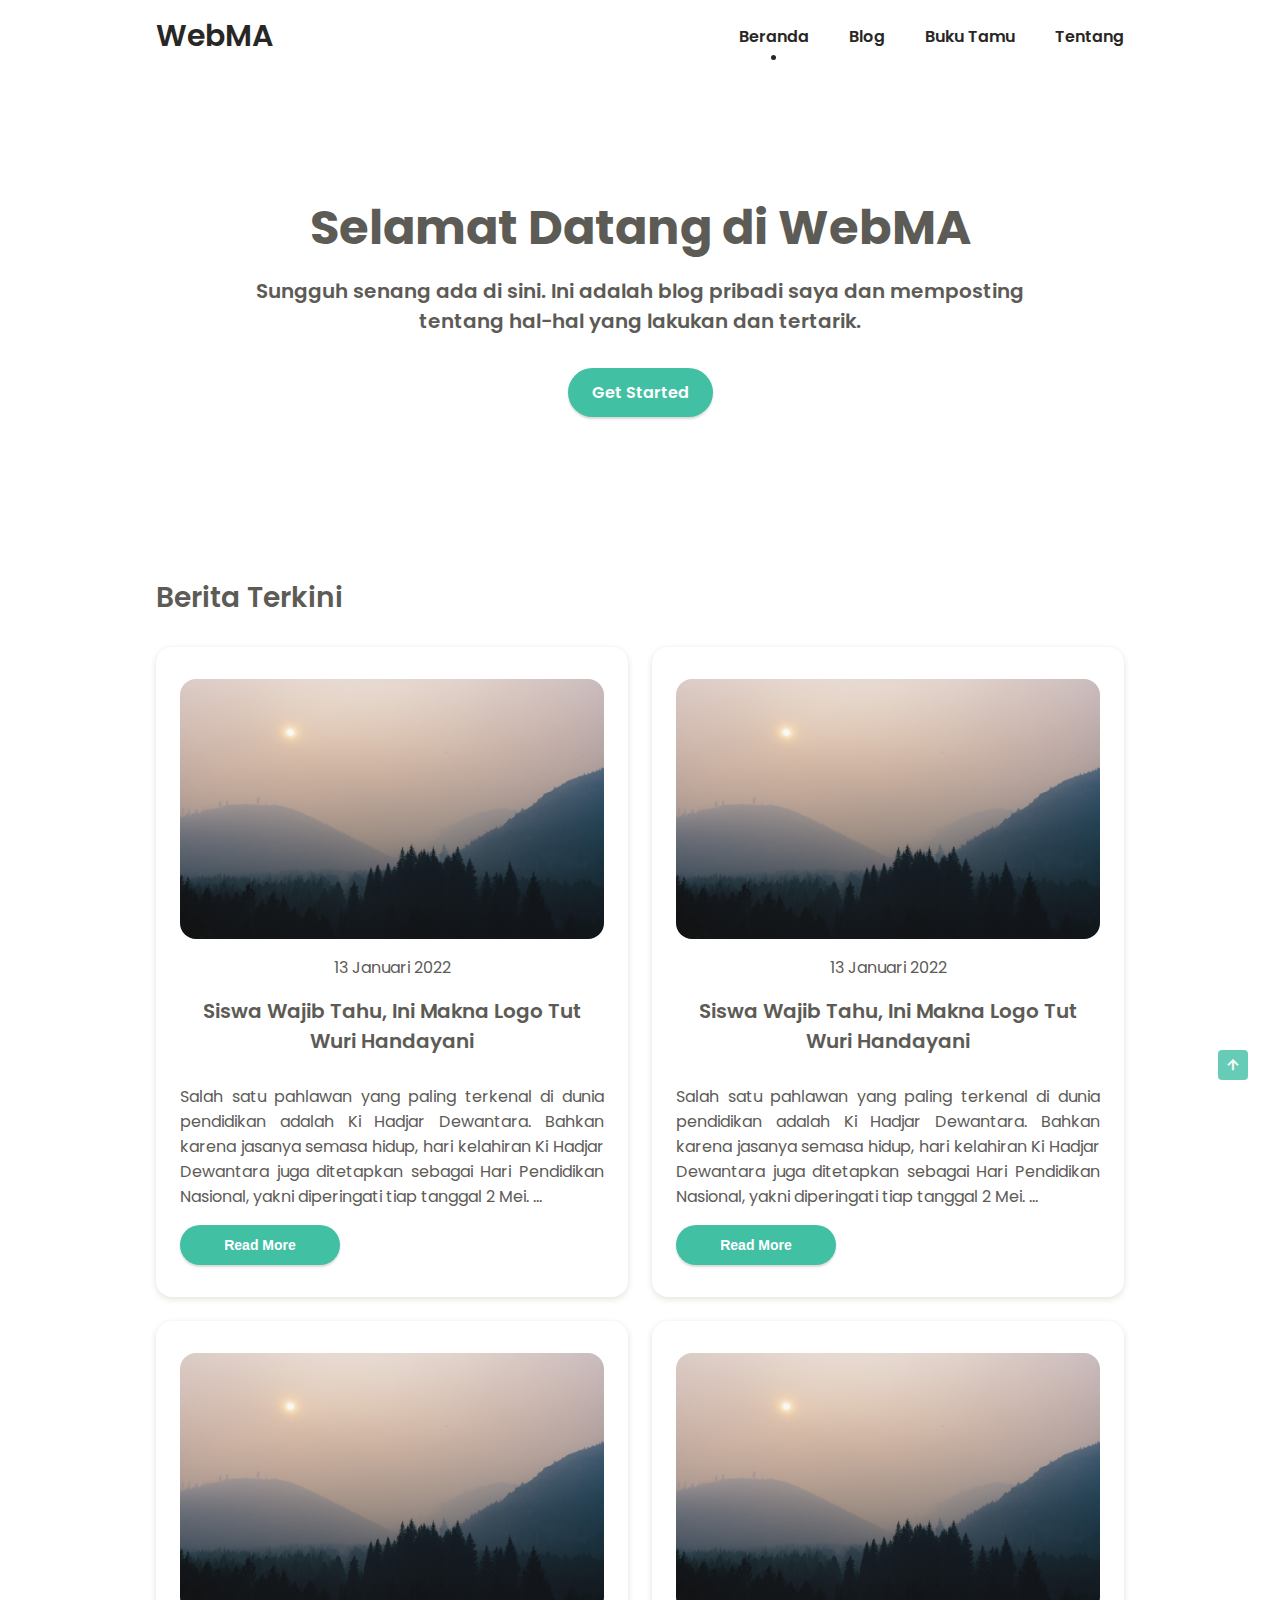
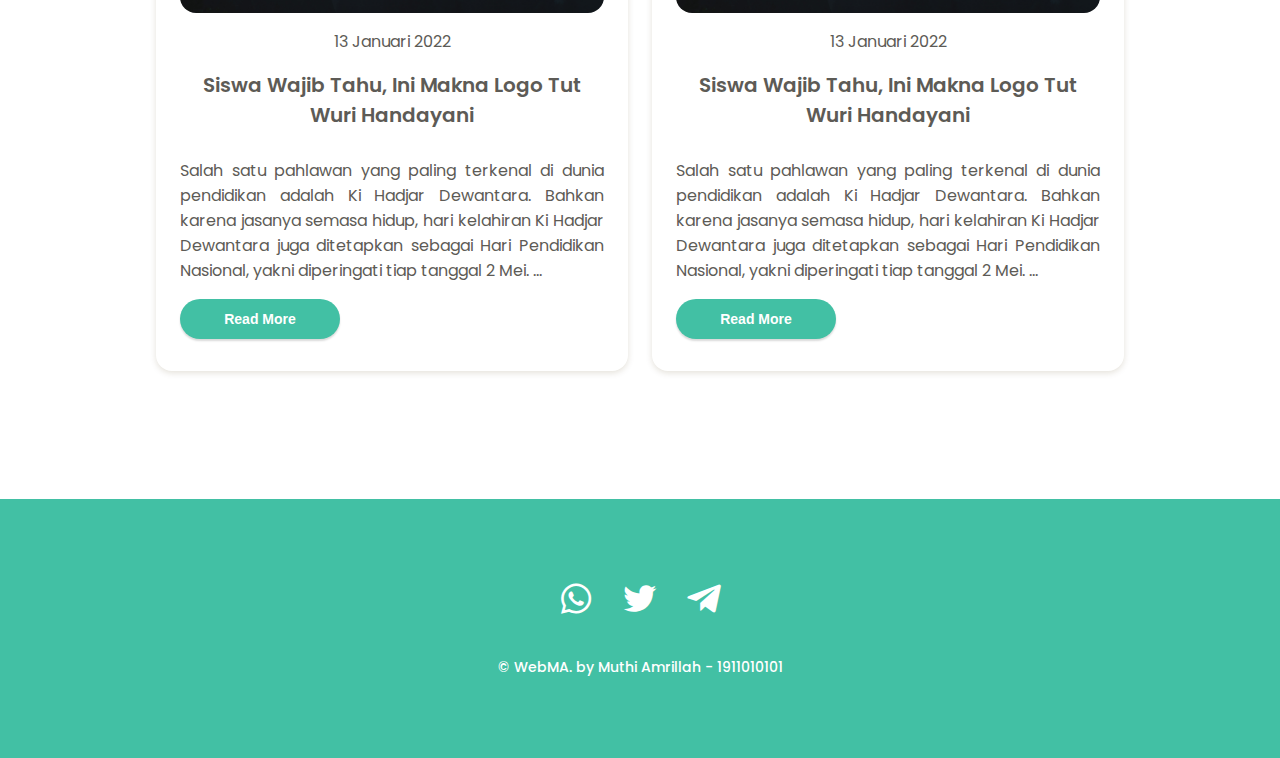
<file: index.html>
<!DOCTYPE html>
<html lang="en">
  <head>
    <meta charset="UTF-8" />
    <meta name="viewport" content="width=device-width, initial-scale=1.0" />

    <link rel="shortcut icon" href="assets/img/favicon.png" type="image/png" />

    <link
      rel="stylesheet"
      href="https://cdn.jsdelivr.net/npm/boxicons@latest/css/boxicons.min.css"
    />

    <link rel="stylesheet" href="assets/css/styles.css" />

    <title>Private Blog</title>
  </head>
  <body>
    <header class="header" id="header">
      <nav class="nav container">
        <a href="index.html" class="nav__logo">WebMA</a>

        <div class="nav__menu" id="nav-menu">
          <ul class="nav__list">
            <li class="nav__item">
              <a href="index.html" class="nav__link active-link">Beranda</a>
            </li>
            <li class="nav__item">
              <a href="public/blog.html" class="nav__link">Blog</a>
            </li>
            <li class="nav__item">
              <a href="public/bukutamu.html" class="nav__link">Buku Tamu</a>
            </li>
            <li class="nav__item">
              <a href="public/tentang.html" class="nav__link">Tentang</a>
            </li>
          </ul>
        </div>

        <div class="nav__toggle" id="nav-toggle">
          <i class="bx bx-grid-alt"></i>
        </div>
      </nav>
    </header>

    <main class="main">
      <section class="home section" id="home">
        <div class="home__container container">
          <p class="home__title">Selamat Datang di WebMA</p>
          <p class="home__description">
            Sungguh senang ada di sini. Ini adalah blog pribadi saya dan
            memposting tentang hal-hal yang lakukan dan tertarik.
          </p>

          <a href="#" class="button">Get Started</a>
        </div>
      </section>

      <section class="blogger section blogger__section">
        <div class="blogger__start container">Berita Terkini</div>
        <div class="blogger__container container grid">
          <div class="blogger__data">
            <img src="assets/img/img-2.jpg" alt="" class="picture__blog" />
            <div class="calender__blog">13 Januari 2022</div>
            <div class="blogger__title">
              Siswa Wajib Tahu, Ini Makna Logo Tut Wuri Handayani
            </div>
            <div class="blogger__description">
              Salah satu pahlawan yang paling terkenal di dunia pendidikan
              adalah Ki Hadjar Dewantara. Bahkan karena jasanya semasa hidup,
              hari kelahiran Ki Hadjar Dewantara juga ditetapkan sebagai Hari
              Pendidikan Nasional, yakni diperingati tiap tanggal 2 Mei.
              <span id="dots">...</span
              ><span id="more"
                >Salah satu semboyan dari Ki Hadjar Dewantara yang masih
                diterapkan di bidang pendidikan hingga saat ini yakni Tut Wuri
                Handayani. Tahukah kamu bahwa logo Tut Wuri Handyani dari Ki
                Hadjar Dewantara ini juga memiliki sarat makna. Sebagai siswa
                Indonesia, kamu perlu tahu makna dari logo Tut Wuri Handayani
                yang biasa ada di seragam sekolahmu ini.</span
              >
            </div>
            <button
              type="button"
              id="read"
              onclick="read()"
              class="button read_btn"
            >
              Read More
            </button>
          </div>
          <div class="blogger__data">
            <img src="assets/img/img-2.jpg" alt="" class="picture__blog" />
            <div class="calender__blog">13 Januari 2022</div>
            <div class="blogger__title">
              Siswa Wajib Tahu, Ini Makna Logo Tut Wuri Handayani
            </div>
            <div class="blogger__description">
              Salah satu pahlawan yang paling terkenal di dunia pendidikan
              adalah Ki Hadjar Dewantara. Bahkan karena jasanya semasa hidup,
              hari kelahiran Ki Hadjar Dewantara juga ditetapkan sebagai Hari
              Pendidikan Nasional, yakni diperingati tiap tanggal 2 Mei.
              <span id="dots">...</span
              ><span id="more"
                >Salah satu semboyan dari Ki Hadjar Dewantara yang masih
                diterapkan di bidang pendidikan hingga saat ini yakni Tut Wuri
                Handayani. Tahukah kamu bahwa logo Tut Wuri Handyani dari Ki
                Hadjar Dewantara ini juga memiliki sarat makna. Sebagai siswa
                Indonesia, kamu perlu tahu makna dari logo Tut Wuri Handayani
                yang biasa ada di seragam sekolahmu ini.</span
              >
            </div>
            <button
              type="button"
              id="read"
              onclick="read()"
              class="button read_btn"
            >
              Read More
            </button>
          </div>
          <div class="blogger__data">
            <img src="assets/img/img-2.jpg" alt="" class="picture__blog" />
            <div class="calender__blog">13 Januari 2022</div>
            <div class="blogger__title">
              Siswa Wajib Tahu, Ini Makna Logo Tut Wuri Handayani
            </div>
            <div class="blogger__description">
              Salah satu pahlawan yang paling terkenal di dunia pendidikan
              adalah Ki Hadjar Dewantara. Bahkan karena jasanya semasa hidup,
              hari kelahiran Ki Hadjar Dewantara juga ditetapkan sebagai Hari
              Pendidikan Nasional, yakni diperingati tiap tanggal 2 Mei.
              <span id="dots">...</span
              ><span id="more"
                >Salah satu semboyan dari Ki Hadjar Dewantara yang masih
                diterapkan di bidang pendidikan hingga saat ini yakni Tut Wuri
                Handayani. Tahukah kamu bahwa logo Tut Wuri Handyani dari Ki
                Hadjar Dewantara ini juga memiliki sarat makna. Sebagai siswa
                Indonesia, kamu perlu tahu makna dari logo Tut Wuri Handayani
                yang biasa ada di seragam sekolahmu ini.</span
              >
            </div>
            <button
              type="button"
              id="read"
              onclick="read()"
              class="button read_btn"
            >
              Read More
            </button>
          </div>
          <div class="blogger__data">
            <img src="assets/img/img-2.jpg" alt="" class="picture__blog" />
            <div class="calender__blog">13 Januari 2022</div>
            <div class="blogger__title">
              Siswa Wajib Tahu, Ini Makna Logo Tut Wuri Handayani
            </div>
            <div class="blogger__description">
              Salah satu pahlawan yang paling terkenal di dunia pendidikan
              adalah Ki Hadjar Dewantara. Bahkan karena jasanya semasa hidup,
              hari kelahiran Ki Hadjar Dewantara juga ditetapkan sebagai Hari
              Pendidikan Nasional, yakni diperingati tiap tanggal 2 Mei.
              <span id="dots">...</span
              ><span id="more"
                >Salah satu semboyan dari Ki Hadjar Dewantara yang masih
                diterapkan di bidang pendidikan hingga saat ini yakni Tut Wuri
                Handayani. Tahukah kamu bahwa logo Tut Wuri Handyani dari Ki
                Hadjar Dewantara ini juga memiliki sarat makna. Sebagai siswa
                Indonesia, kamu perlu tahu makna dari logo Tut Wuri Handayani
                yang biasa ada di seragam sekolahmu ini.</span
              >
            </div>
            <button
              type="button"
              id="read"
              onclick="read()"
              class="button read_btn"
            >
              Read More
            </button>
          </div>
        </div>
      </section>
    </main>

    <footer class="footer footer__section">
      <div class="footer__container">
        <div class="footer__social">
          <a href="https://wa.me/6282280028934" class="footer__social-link"
            ><i class="bx bxl-whatsapp"></i
          ></a>
          <a href="https://twitter.com/bdwithmutaka" class="footer__social-link"
            ><i class="bx bxl-twitter"></i
          ></a>
          <a href="https://t.me/mutakaa19" class="footer__social-link"
            ><i class="bx bxl-telegram"></i
          ></a>
        </div>
      </div>

      <p class="footer__copy">&#169; WebMA. by Muthi Amrillah - 1911010101</p>
    </footer>
    <a href="#" class="scrollup" id="scroll-up">
      <i class="bx bx-up-arrow-alt scrollup__icon"></i>
    </a>
    <script src="assets/js/main.js"></script>
  </body>
</html>
</file>
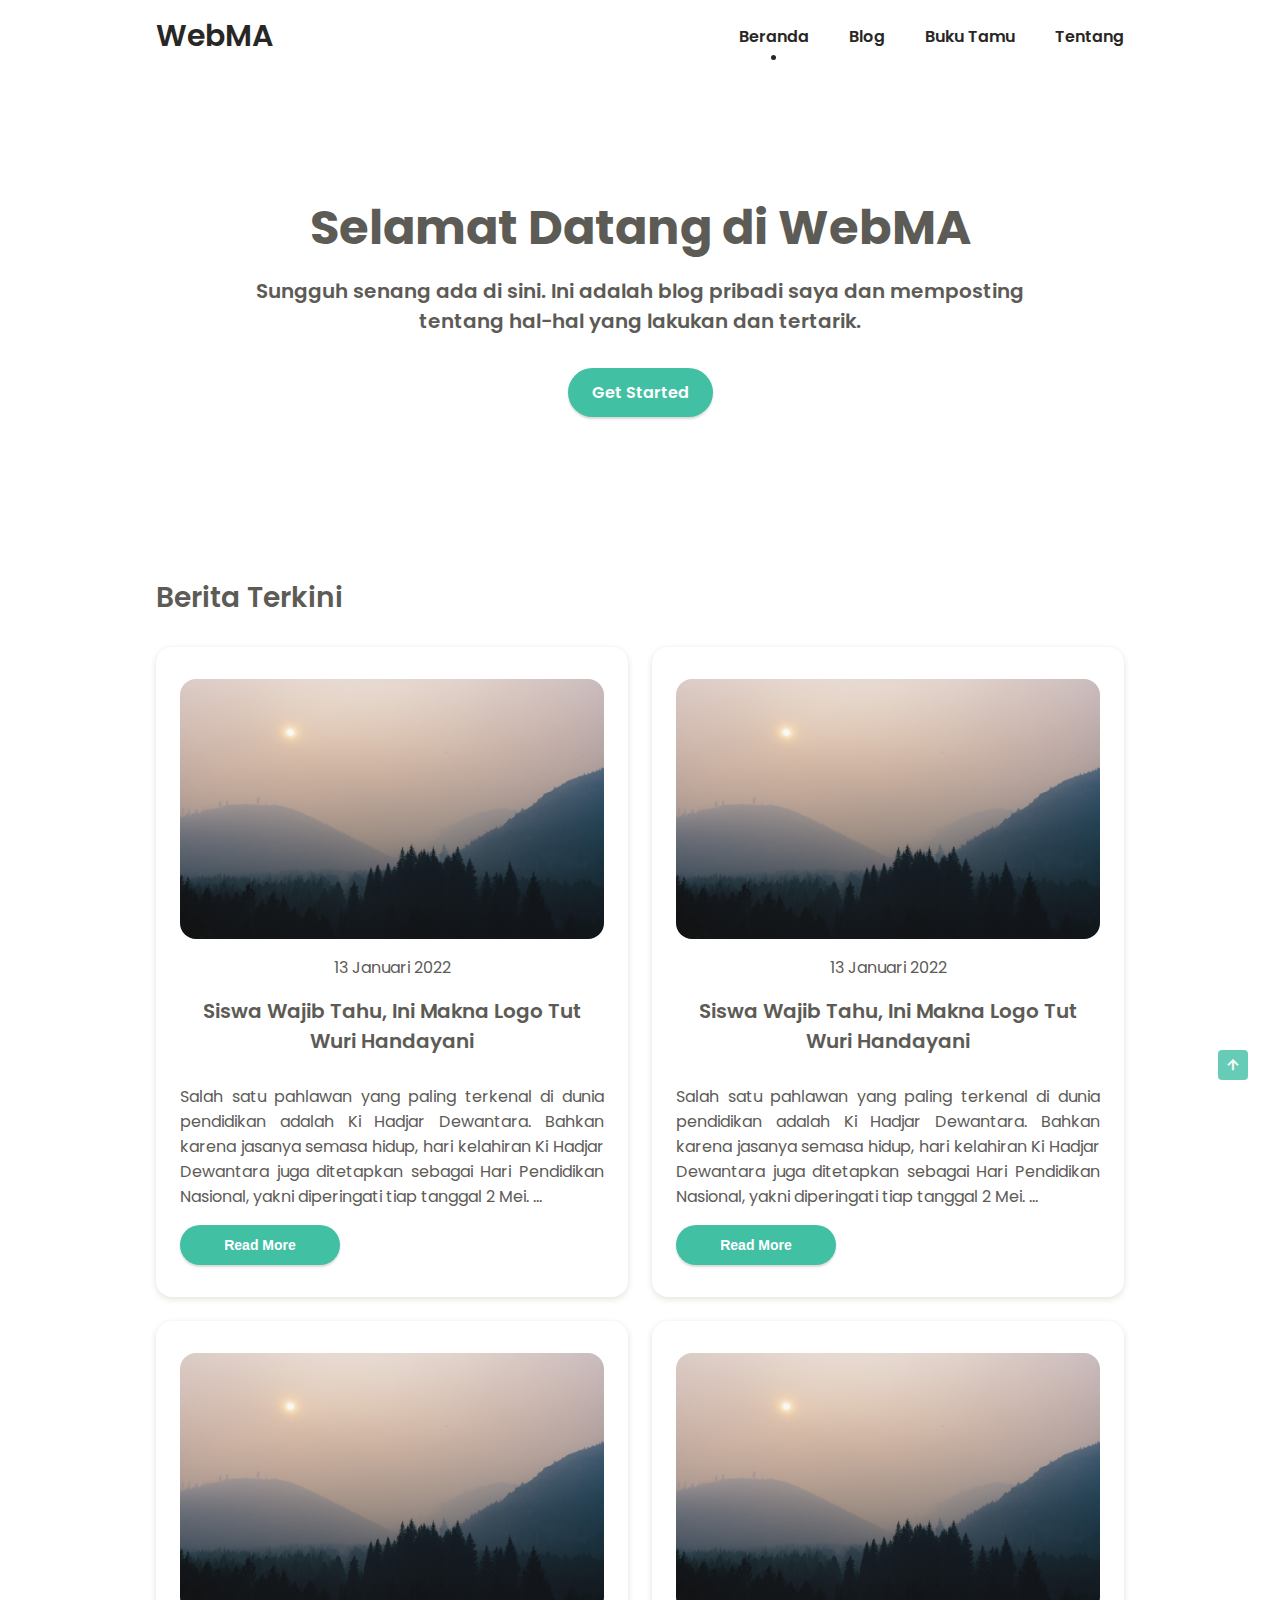
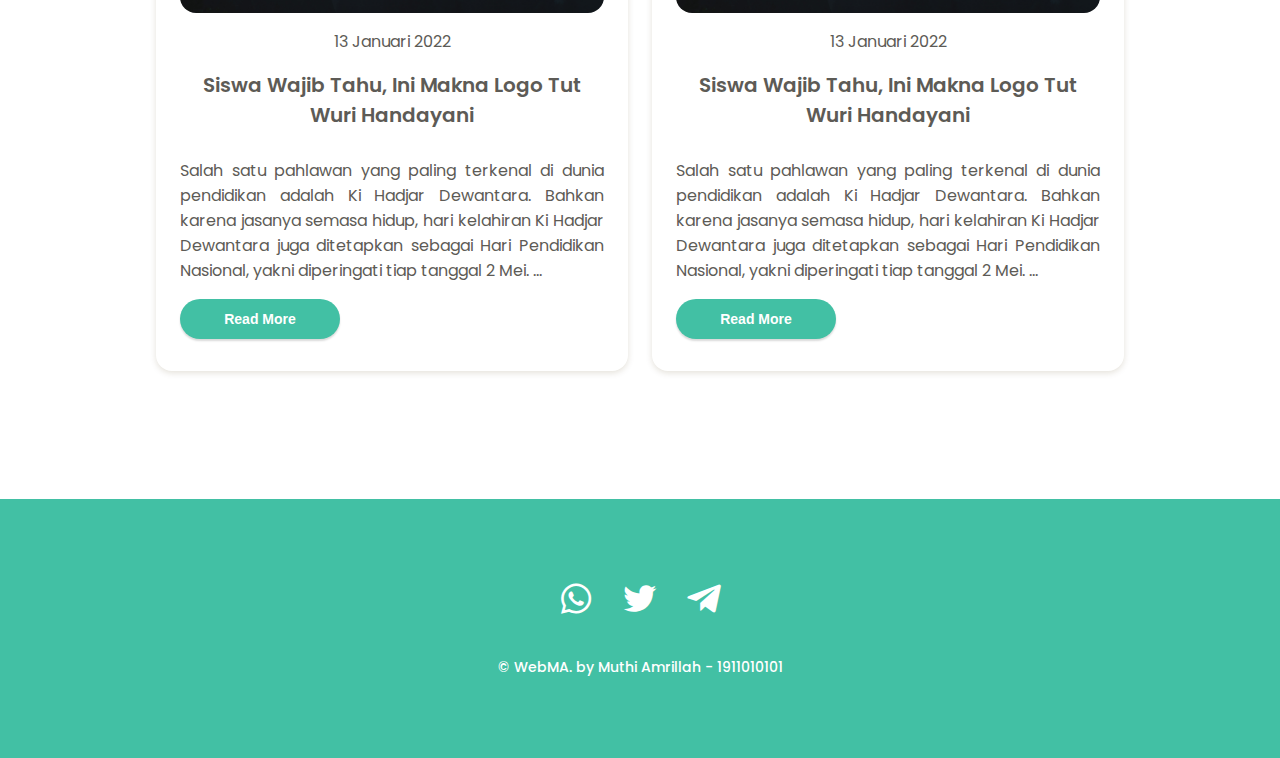
<file: beranda.html>
<!DOCTYPE html>
<html lang="en">
  <head>
    <meta charset="UTF-8" />
    <meta name="viewport" content="width=device-width, initial-scale=1.0" />

    <link rel="shortcut icon" href="assets/img/favicon.png" type="image/png" />

    <link
      rel="stylesheet"
      href="https://cdn.jsdelivr.net/npm/boxicons@latest/css/boxicons.min.css"
    />

    <link rel="stylesheet" href="assets/css/styles.css" />

    <title>Private Blog</title>
  </head>
  <body>
    <header class="header" id="header">
      <nav class="nav container">
        <a href="beranda.html" class="nav__logo">WebMA</a>

        <div class="nav__menu" id="nav-menu">
          <ul class="nav__list">
            <li class="nav__item">
              <a href="beranda.html" class="nav__link active-link">Beranda</a>
            </li>
            <li class="nav__item">
              <a href="public/blog.html" class="nav__link">Blog</a>
            </li>
            <li class="nav__item">
              <a href="public/bukutamu.html" class="nav__link">Buku Tamu</a>
            </li>
            <li class="nav__item">
              <a href="public/tentang.html" class="nav__link">Tentang</a>
            </li>
          </ul>
        </div>

        <div class="nav__toggle" id="nav-toggle">
          <i class="bx bx-grid-alt"></i>
        </div>
      </nav>
    </header>

    <main class="main">
      <section class="home section" id="home">
        <div class="home__container container">
          <p class="home__title">Selamat Datang di WebMA</p>
          <p class="home__description">
            Sungguh senang ada di sini. Ini adalah blog pribadi saya dan
            memposting tentang hal-hal yang lakukan dan tertarik.
          </p>

          <a href="#" class="button">Get Started</a>
        </div>
      </section>

      <section class="blogger section blogger__section">
        <div class="blogger__start container">Berita Terkini</div>
        <div class="blogger__container container grid">
          <div class="blogger__data">
            <img src="assets/img/img-2.jpg" alt="" class="picture__blog" />
            <div class="calender__blog">13 Januari 2022</div>
            <div class="blogger__title">
              Siswa Wajib Tahu, Ini Makna Logo Tut Wuri Handayani
            </div>
            <div class="blogger__description">
              Salah satu pahlawan yang paling terkenal di dunia pendidikan
              adalah Ki Hadjar Dewantara. Bahkan karena jasanya semasa hidup,
              hari kelahiran Ki Hadjar Dewantara juga ditetapkan sebagai Hari
              Pendidikan Nasional, yakni diperingati tiap tanggal 2 Mei.
              <span id="dots">...</span
              ><span id="more"
                >Salah satu semboyan dari Ki Hadjar Dewantara yang masih
                diterapkan di bidang pendidikan hingga saat ini yakni Tut Wuri
                Handayani. Tahukah kamu bahwa logo Tut Wuri Handyani dari Ki
                Hadjar Dewantara ini juga memiliki sarat makna. Sebagai siswa
                Indonesia, kamu perlu tahu makna dari logo Tut Wuri Handayani
                yang biasa ada di seragam sekolahmu ini.</span
              >
            </div>
            <button
              type="button"
              id="read"
              onclick="read()"
              class="button read_btn"
            >
              Read More
            </button>
          </div>
          <div class="blogger__data">
            <img src="assets/img/img-2.jpg" alt="" class="picture__blog" />
            <div class="calender__blog">13 Januari 2022</div>
            <div class="blogger__title">
              Siswa Wajib Tahu, Ini Makna Logo Tut Wuri Handayani
            </div>
            <div class="blogger__description">
              Salah satu pahlawan yang paling terkenal di dunia pendidikan
              adalah Ki Hadjar Dewantara. Bahkan karena jasanya semasa hidup,
              hari kelahiran Ki Hadjar Dewantara juga ditetapkan sebagai Hari
              Pendidikan Nasional, yakni diperingati tiap tanggal 2 Mei.
              <span id="dots">...</span
              ><span id="more"
                >Salah satu semboyan dari Ki Hadjar Dewantara yang masih
                diterapkan di bidang pendidikan hingga saat ini yakni Tut Wuri
                Handayani. Tahukah kamu bahwa logo Tut Wuri Handyani dari Ki
                Hadjar Dewantara ini juga memiliki sarat makna. Sebagai siswa
                Indonesia, kamu perlu tahu makna dari logo Tut Wuri Handayani
                yang biasa ada di seragam sekolahmu ini.</span
              >
            </div>
            <button
              type="button"
              id="read"
              onclick="read()"
              class="button read_btn"
            >
              Read More
            </button>
          </div>
          <div class="blogger__data">
            <img src="assets/img/img-2.jpg" alt="" class="picture__blog" />
            <div class="calender__blog">13 Januari 2022</div>
            <div class="blogger__title">
              Siswa Wajib Tahu, Ini Makna Logo Tut Wuri Handayani
            </div>
            <div class="blogger__description">
              Salah satu pahlawan yang paling terkenal di dunia pendidikan
              adalah Ki Hadjar Dewantara. Bahkan karena jasanya semasa hidup,
              hari kelahiran Ki Hadjar Dewantara juga ditetapkan sebagai Hari
              Pendidikan Nasional, yakni diperingati tiap tanggal 2 Mei.
              <span id="dots">...</span
              ><span id="more"
                >Salah satu semboyan dari Ki Hadjar Dewantara yang masih
                diterapkan di bidang pendidikan hingga saat ini yakni Tut Wuri
                Handayani. Tahukah kamu bahwa logo Tut Wuri Handyani dari Ki
                Hadjar Dewantara ini juga memiliki sarat makna. Sebagai siswa
                Indonesia, kamu perlu tahu makna dari logo Tut Wuri Handayani
                yang biasa ada di seragam sekolahmu ini.</span
              >
            </div>
            <button
              type="button"
              id="read"
              onclick="read()"
              class="button read_btn"
            >
              Read More
            </button>
          </div>
          <div class="blogger__data">
            <img src="assets/img/img-2.jpg" alt="" class="picture__blog" />
            <div class="calender__blog">13 Januari 2022</div>
            <div class="blogger__title">
              Siswa Wajib Tahu, Ini Makna Logo Tut Wuri Handayani
            </div>
            <div class="blogger__description">
              Salah satu pahlawan yang paling terkenal di dunia pendidikan
              adalah Ki Hadjar Dewantara. Bahkan karena jasanya semasa hidup,
              hari kelahiran Ki Hadjar Dewantara juga ditetapkan sebagai Hari
              Pendidikan Nasional, yakni diperingati tiap tanggal 2 Mei.
              <span id="dots">...</span
              ><span id="more"
                >Salah satu semboyan dari Ki Hadjar Dewantara yang masih
                diterapkan di bidang pendidikan hingga saat ini yakni Tut Wuri
                Handayani. Tahukah kamu bahwa logo Tut Wuri Handyani dari Ki
                Hadjar Dewantara ini juga memiliki sarat makna. Sebagai siswa
                Indonesia, kamu perlu tahu makna dari logo Tut Wuri Handayani
                yang biasa ada di seragam sekolahmu ini.</span
              >
            </div>
            <button
              type="button"
              id="read"
              onclick="read()"
              class="button read_btn"
            >
              Read More
            </button>
          </div>
        </div>
      </section>
    </main>

    <footer class="footer footer__section">
      <div class="footer__container">
        <div class="footer__social">
          <a href="https://wa.me/6282280028934" class="footer__social-link"
            ><i class="bx bxl-whatsapp"></i
          ></a>
          <a href="https://twitter.com/bdwithmutaka" class="footer__social-link"
            ><i class="bx bxl-twitter"></i
          ></a>
          <a href="https://t.me/mutakaa19" class="footer__social-link"
            ><i class="bx bxl-telegram"></i
          ></a>
        </div>
      </div>

      <p class="footer__copy">&#169; WebMA. by Muthi Amrillah - 1911010101</p>
    </footer>
    <a href="#" class="scrollup" id="scroll-up">
      <i class="bx bx-up-arrow-alt scrollup__icon"></i>
    </a>
    <script src="assets/js/main.js"></script>
  </body>
</html>
</file>
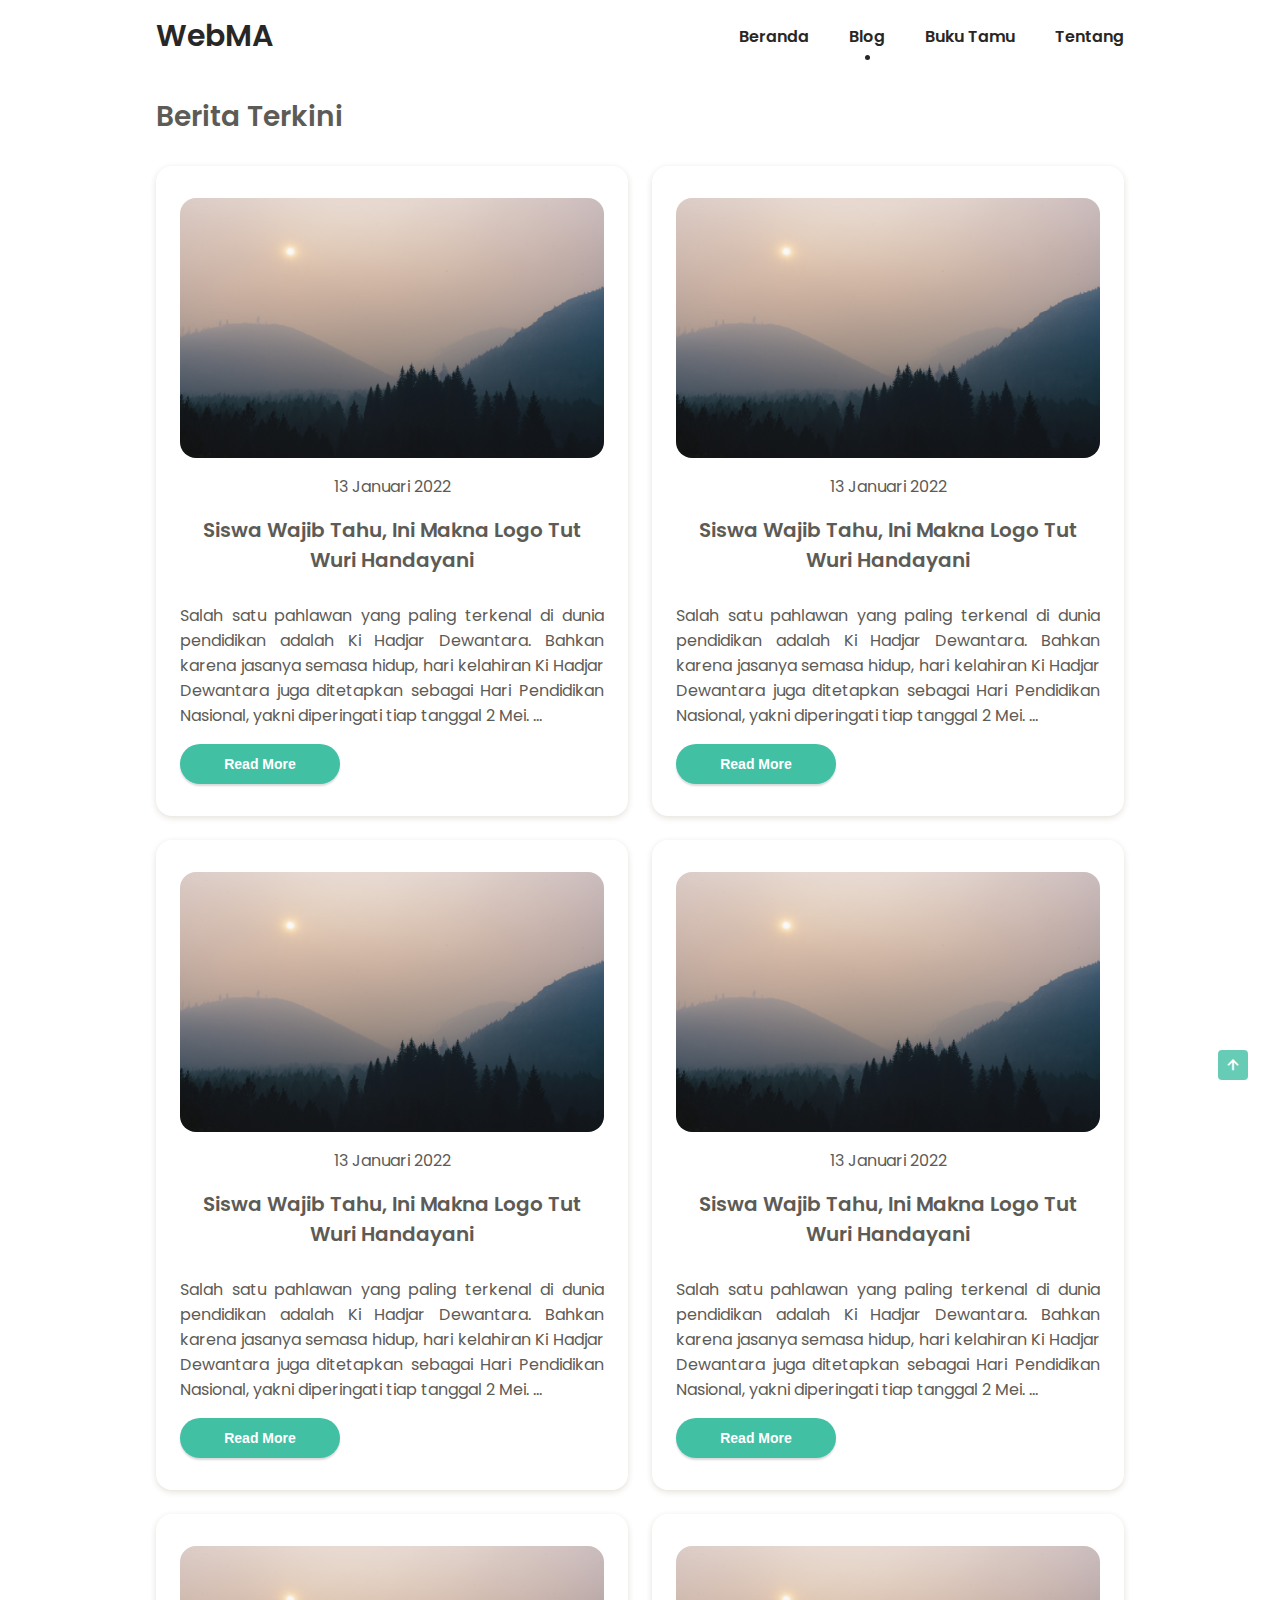
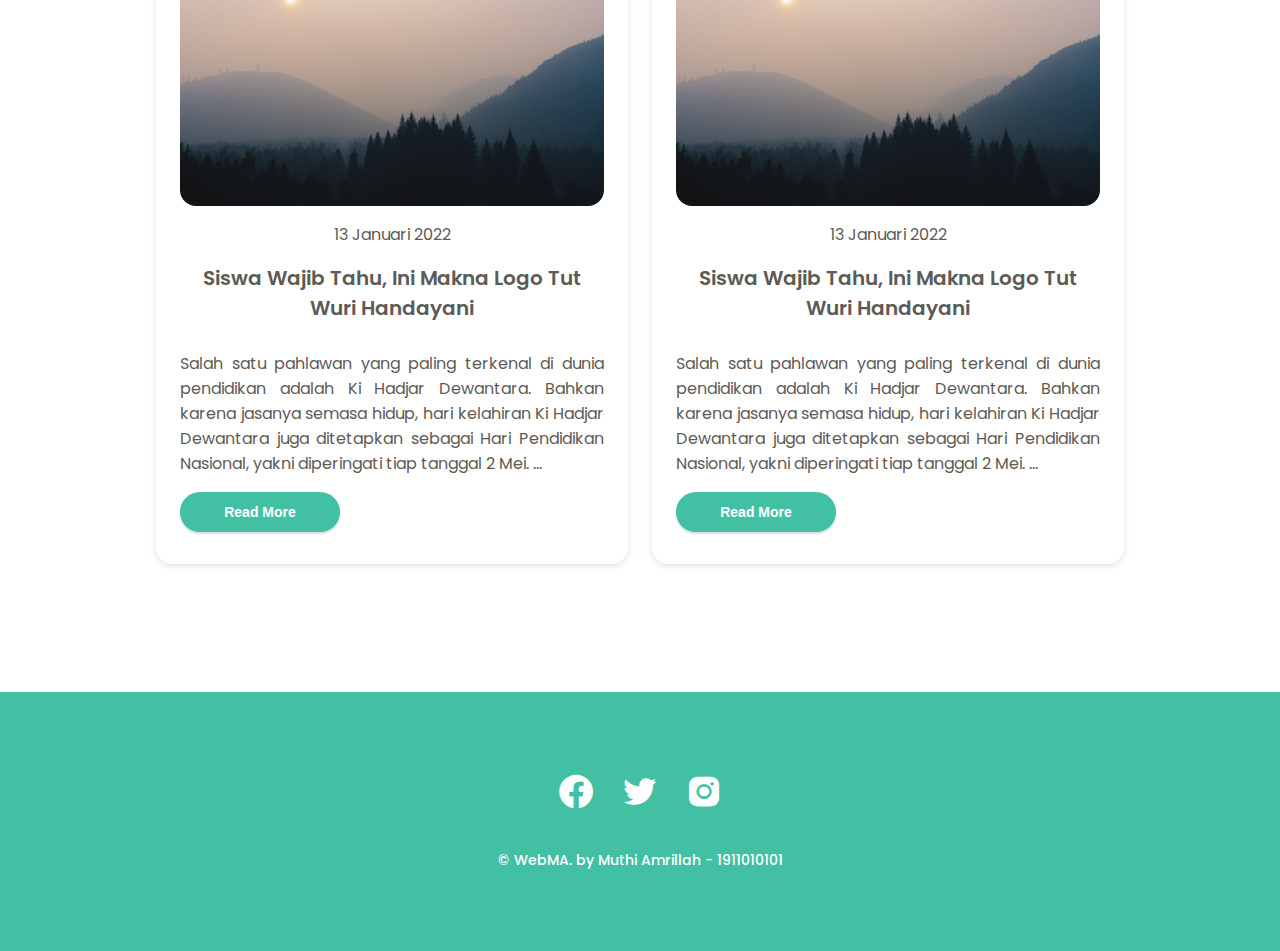
<file: blog.html>
<!DOCTYPE html>
<html lang="en">
  <head>
    <meta charset="UTF-8" />
    <meta name="viewport" content="width=device-width, initial-scale=1.0" />

    <link rel="shortcut icon" href="assets/img/favicon.png" type="image/png" />

    <link
      rel="stylesheet"
      href="https://cdn.jsdelivr.net/npm/boxicons@latest/css/boxicons.min.css"
    />

    <link rel="stylesheet" href="assets/css/styles.css" />

    <title>Private Blog</title>
  </head>
  <body>
    <header class="header" id="header">
      <nav class="nav container">
        <a href="#" class="nav__logo">WebMA</a>

        <div class="nav__menu" id="nav-menu">
          <ul class="nav__list">
            <li class="nav__item">
              <a href="beranda.html" class="nav__link">Beranda</a>
            </li>
            <li class="nav__item">
              <a href="blog.html" class="nav__link active-link">Blog</a>
            </li>
            <li class="nav__item">
              <a href="bukutamu.html" class="nav__link">Buku Tamu</a>
            </li>
            <li class="nav__item">
              <a href="tentang.html" class="nav__link">Tentang</a>
            </li>
          </ul>
        </div>

        <div class="nav__toggle" id="nav-toggle">
          <i class="bx bx-grid-alt"></i>
        </div>
      </nav>
    </header>

    <main class="main">
      <section class="blogger section blogger__section container">
        <div class="blogger__start">Berita Terkini</div>
        <div class="blogger__container grid">
          <div class="blogger__data">
            <img src="assets/img/img-2.jpg" alt="" class="picture__blog" />
            <div class="calender__blog">13 Januari 2022</div>
            <div class="blogger__title">
              Siswa Wajib Tahu, Ini Makna Logo Tut Wuri Handayani
            </div>
            <div class="blogger__description">
              Salah satu pahlawan yang paling terkenal di dunia pendidikan
              adalah Ki Hadjar Dewantara. Bahkan karena jasanya semasa hidup,
              hari kelahiran Ki Hadjar Dewantara juga ditetapkan sebagai Hari
              Pendidikan Nasional, yakni diperingati tiap tanggal 2 Mei.
              <span id="dots">...</span
              ><span id="more"
                >Salah satu semboyan dari Ki Hadjar Dewantara yang masih
                diterapkan di bidang pendidikan hingga saat ini yakni Tut Wuri
                Handayani. Tahukah kamu bahwa logo Tut Wuri Handyani dari Ki
                Hadjar Dewantara ini juga memiliki sarat makna. Sebagai siswa
                Indonesia, kamu perlu tahu makna dari logo Tut Wuri Handayani
                yang biasa ada di seragam sekolahmu ini.</span
              >
            </div>
            <button
              type="button"
              id="read"
              onclick="read()"
              class="button read_btn"
            >
              Read More
            </button>
          </div>
          <div class="blogger__data">
            <img src="assets/img/img-2.jpg" alt="" class="picture__blog" />
            <div class="calender__blog">13 Januari 2022</div>
            <div class="blogger__title">
              Siswa Wajib Tahu, Ini Makna Logo Tut Wuri Handayani
            </div>
            <div class="blogger__description">
              Salah satu pahlawan yang paling terkenal di dunia pendidikan
              adalah Ki Hadjar Dewantara. Bahkan karena jasanya semasa hidup,
              hari kelahiran Ki Hadjar Dewantara juga ditetapkan sebagai Hari
              Pendidikan Nasional, yakni diperingati tiap tanggal 2 Mei.
              <span id="dots">...</span
              ><span id="more"
                >Salah satu semboyan dari Ki Hadjar Dewantara yang masih
                diterapkan di bidang pendidikan hingga saat ini yakni Tut Wuri
                Handayani. Tahukah kamu bahwa logo Tut Wuri Handyani dari Ki
                Hadjar Dewantara ini juga memiliki sarat makna. Sebagai siswa
                Indonesia, kamu perlu tahu makna dari logo Tut Wuri Handayani
                yang biasa ada di seragam sekolahmu ini.</span
              >
            </div>
            <button
              type="button"
              id="read"
              onclick="read()"
              class="button read_btn"
            >
              Read More
            </button>
          </div>
          <div class="blogger__data">
            <img src="assets/img/img-2.jpg" alt="" class="picture__blog" />
            <div class="calender__blog">13 Januari 2022</div>
            <div class="blogger__title">
              Siswa Wajib Tahu, Ini Makna Logo Tut Wuri Handayani
            </div>
            <div class="blogger__description">
              Salah satu pahlawan yang paling terkenal di dunia pendidikan
              adalah Ki Hadjar Dewantara. Bahkan karena jasanya semasa hidup,
              hari kelahiran Ki Hadjar Dewantara juga ditetapkan sebagai Hari
              Pendidikan Nasional, yakni diperingati tiap tanggal 2 Mei.
              <span id="dots">...</span
              ><span id="more"
                >Salah satu semboyan dari Ki Hadjar Dewantara yang masih
                diterapkan di bidang pendidikan hingga saat ini yakni Tut Wuri
                Handayani. Tahukah kamu bahwa logo Tut Wuri Handyani dari Ki
                Hadjar Dewantara ini juga memiliki sarat makna. Sebagai siswa
                Indonesia, kamu perlu tahu makna dari logo Tut Wuri Handayani
                yang biasa ada di seragam sekolahmu ini.</span
              >
            </div>
            <button
              type="button"
              id="read"
              onclick="read()"
              class="button read_btn"
            >
              Read More
            </button>
          </div>
          <div class="blogger__data">
            <img src="assets/img/img-2.jpg" alt="" class="picture__blog" />
            <div class="calender__blog">13 Januari 2022</div>
            <div class="blogger__title">
              Siswa Wajib Tahu, Ini Makna Logo Tut Wuri Handayani
            </div>
            <div class="blogger__description">
              Salah satu pahlawan yang paling terkenal di dunia pendidikan
              adalah Ki Hadjar Dewantara. Bahkan karena jasanya semasa hidup,
              hari kelahiran Ki Hadjar Dewantara juga ditetapkan sebagai Hari
              Pendidikan Nasional, yakni diperingati tiap tanggal 2 Mei.
              <span id="dots">...</span
              ><span id="more"
                >Salah satu semboyan dari Ki Hadjar Dewantara yang masih
                diterapkan di bidang pendidikan hingga saat ini yakni Tut Wuri
                Handayani. Tahukah kamu bahwa logo Tut Wuri Handyani dari Ki
                Hadjar Dewantara ini juga memiliki sarat makna. Sebagai siswa
                Indonesia, kamu perlu tahu makna dari logo Tut Wuri Handayani
                yang biasa ada di seragam sekolahmu ini.</span
              >
            </div>
            <button
              type="button"
              id="read"
              onclick="read()"
              class="button read_btn"
            >
              Read More
            </button>
          </div>
          <div class="blogger__data">
            <img src="assets/img/img-2.jpg" alt="" class="picture__blog" />
            <div class="calender__blog">13 Januari 2022</div>
            <div class="blogger__title">
              Siswa Wajib Tahu, Ini Makna Logo Tut Wuri Handayani
            </div>
            <div class="blogger__description">
              Salah satu pahlawan yang paling terkenal di dunia pendidikan
              adalah Ki Hadjar Dewantara. Bahkan karena jasanya semasa hidup,
              hari kelahiran Ki Hadjar Dewantara juga ditetapkan sebagai Hari
              Pendidikan Nasional, yakni diperingati tiap tanggal 2 Mei.
              <span id="dots">...</span
              ><span id="more"
                >Salah satu semboyan dari Ki Hadjar Dewantara yang masih
                diterapkan di bidang pendidikan hingga saat ini yakni Tut Wuri
                Handayani. Tahukah kamu bahwa logo Tut Wuri Handyani dari Ki
                Hadjar Dewantara ini juga memiliki sarat makna. Sebagai siswa
                Indonesia, kamu perlu tahu makna dari logo Tut Wuri Handayani
                yang biasa ada di seragam sekolahmu ini.</span
              >
            </div>
            <button
              type="button"
              id="read"
              onclick="read()"
              class="button read_btn"
            >
              Read More
            </button>
          </div>
          <div class="blogger__data">
            <img src="assets/img/img-2.jpg" alt="" class="picture__blog" />
            <div class="calender__blog">13 Januari 2022</div>
            <div class="blogger__title">
              Siswa Wajib Tahu, Ini Makna Logo Tut Wuri Handayani
            </div>
            <div class="blogger__description">
              Salah satu pahlawan yang paling terkenal di dunia pendidikan
              adalah Ki Hadjar Dewantara. Bahkan karena jasanya semasa hidup,
              hari kelahiran Ki Hadjar Dewantara juga ditetapkan sebagai Hari
              Pendidikan Nasional, yakni diperingati tiap tanggal 2 Mei.
              <span id="dots">...</span
              ><span id="more"
                >Salah satu semboyan dari Ki Hadjar Dewantara yang masih
                diterapkan di bidang pendidikan hingga saat ini yakni Tut Wuri
                Handayani. Tahukah kamu bahwa logo Tut Wuri Handyani dari Ki
                Hadjar Dewantara ini juga memiliki sarat makna. Sebagai siswa
                Indonesia, kamu perlu tahu makna dari logo Tut Wuri Handayani
                yang biasa ada di seragam sekolahmu ini.</span
              >
            </div>
            <button
              type="button"
              id="read"
              onclick="read()"
              class="button read_btn"
            >
              Read More
            </button>
          </div>
        </div>
      </section>
    </main>

    <footer class="footer footer__section">
      <div class="footer__container">
        <div class="footer__social">
          <a href="#" class="footer__social-link"
            ><i class="bx bxl-facebook-circle"></i
          ></a>
          <a href="#" class="footer__social-link"
            ><i class="bx bxl-twitter"></i
          ></a>
          <a href="#" class="footer__social-link"
            ><i class="bx bxl-instagram-alt"></i
          ></a>
        </div>
      </div>

      <p class="footer__copy">&#169; WebMA. by Muthi Amrillah - 1911010101</p>
    </footer>
    <a href="#" class="scrollup" id="scroll-up">
      <i class="bx bx-up-arrow-alt scrollup__icon"></i>
    </a>
    <script src="assets/js/main.js"></script>
  </body>
</html>
</file>
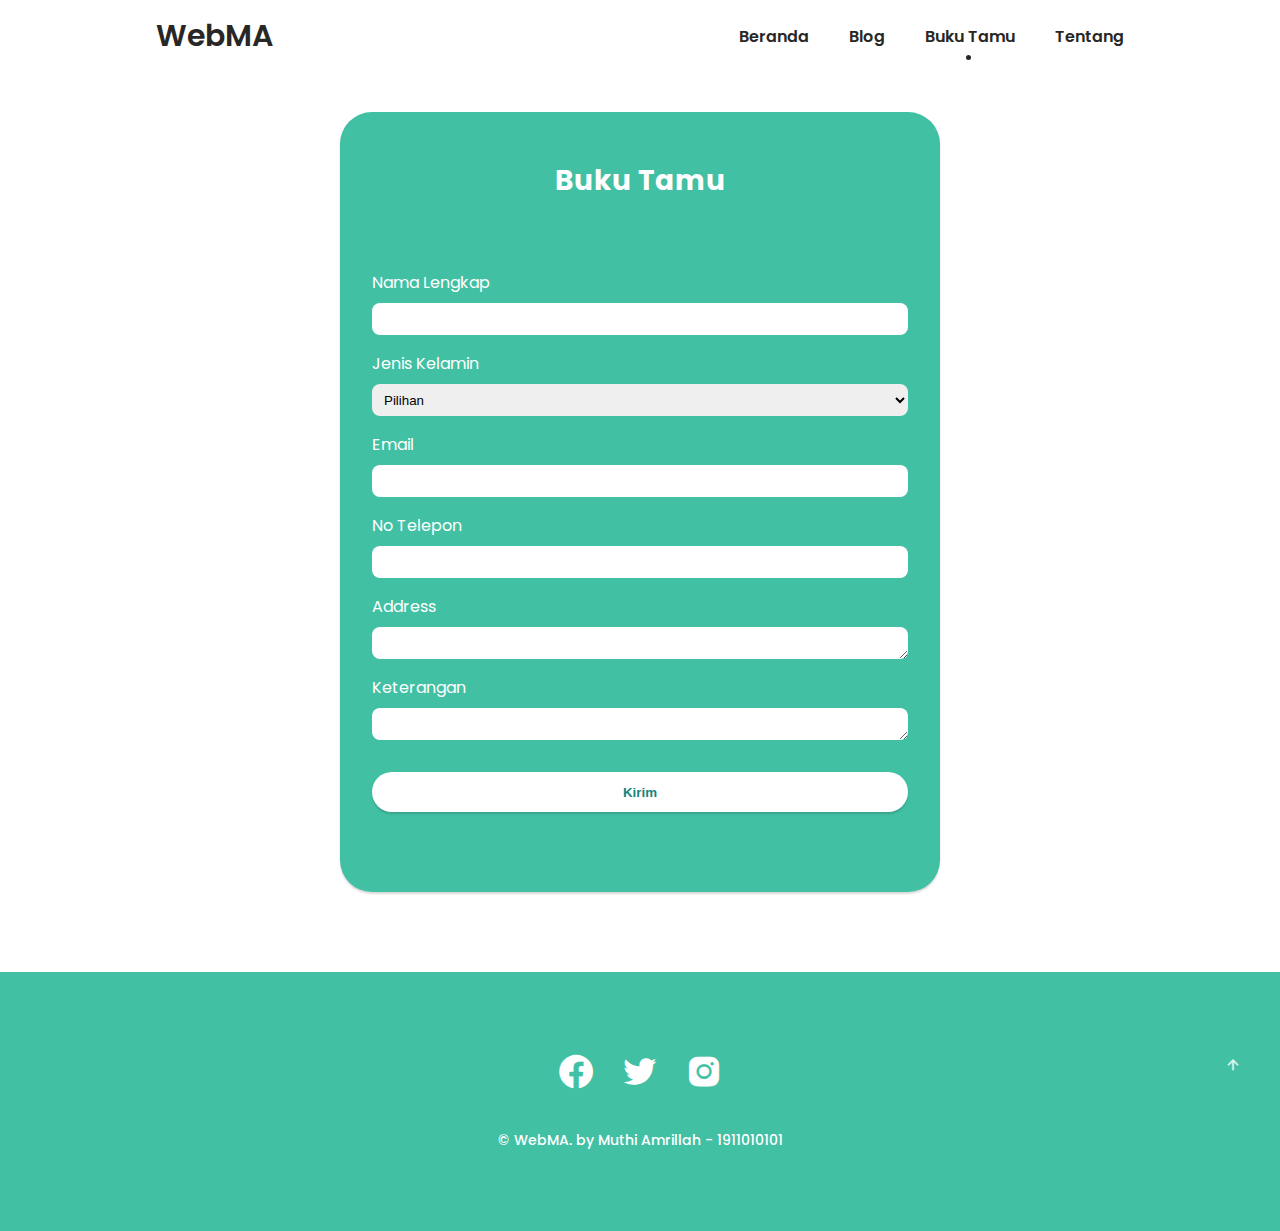
<file: bukutamu.html>
<!DOCTYPE html>
<html lang="en">
  <head>
    <meta charset="UTF-8" />
    <meta name="viewport" content="width=device-width, initial-scale=1.0" />

    <link rel="shortcut icon" href="assets/img/favicon.png" type="image/png" />

    <link
      rel="stylesheet"
      href="https://cdn.jsdelivr.net/npm/boxicons@latest/css/boxicons.min.css"
    />

    <link rel="stylesheet" href="assets/css/styles.css" />

    <title>Private Blog</title>
  </head>
  <body>
    <header class="header" id="header">
      <nav class="nav container">
        <a href="#" class="nav__logo">WebMA</a>

        <div class="nav__menu" id="nav-menu">
          <ul class="nav__list">
            <li class="nav__item">
              <a href="beranda.html" class="nav__link">Beranda</a>
            </li>
            <li class="nav__item">
              <a href="blog.html" class="nav__link">Blog</a>
            </li>
            <li class="nav__item">
              <a href="bukutamu.html" class="nav__link active-link"
                >Buku Tamu</a
              >
            </li>
            <li class="nav__item">
              <a href="tentang.html" class="nav__link">Tentang</a>
            </li>
          </ul>
        </div>

        <div class="nav__toggle" id="nav-toggle">
          <i class="bx bx-grid-alt"></i>
        </div>
      </nav>
    </header>

    <main class="main">
      <section class="book section">
        <div class="book__container container grid">
          <div class="book__center">Buku Tamu</div>
          <form action="" method="post" class="form">
            <div class="input__form">
              <label>Nama Lengkap</label>
              <input name="nama_lengkap" type="text" class="input" />
            </div>
            <div class="input__form">
              <label>Jenis Kelamin</label>
              <div class="custom_select">
                <select>
                  <option nama="jenis_kelamin" value="">Pilihan</option>
                  <option value="l">Laki-laki</option>
                  <option nama="jenis_kelamin" value="p">Perempuan</option>
                </select>
              </div>
            </div>
            <div class="input__form">
              <label>Email</label>
              <input name="email" type="text" class="input" />
            </div>
            <div class="input__form">
              <label>No Telepon</label>
              <input name="no_telepon" type="text" class="input" />
            </div>
            <div class="input__form">
              <label>Address</label>
              <textarea name="alamat" class="textarea"></textarea>
            </div>
            <div class="input__form">
              <label>Keterangan</label>
              <textarea nama="keterangan" class="textarea"></textarea>
            </div>
            <div class="input__form">
              <input type="submit" value="Kirim" class="button form_btn" />
            </div>
          </form>
        </div>
      </section>
    </main>

    <footer class="footer footer__section">
      <div class="footer__container">
        <div class="footer__social">
          <a href="#" class="footer__social-link"
            ><i class="bx bxl-facebook-circle"></i
          ></a>
          <a href="#" class="footer__social-link"
            ><i class="bx bxl-twitter"></i
          ></a>
          <a href="#" class="footer__social-link"
            ><i class="bx bxl-instagram-alt"></i
          ></a>
        </div>
      </div>

      <p class="footer__copy">&#169; WebMA. by Muthi Amrillah - 1911010101</p>
    </footer>
    <a href="#" class="scrollup" id="scroll-up">
      <i class="bx bx-up-arrow-alt scrollup__icon"></i>
    </a>
    <script src="assets/js/main.js"></script>
  </body>
</html>
</file>
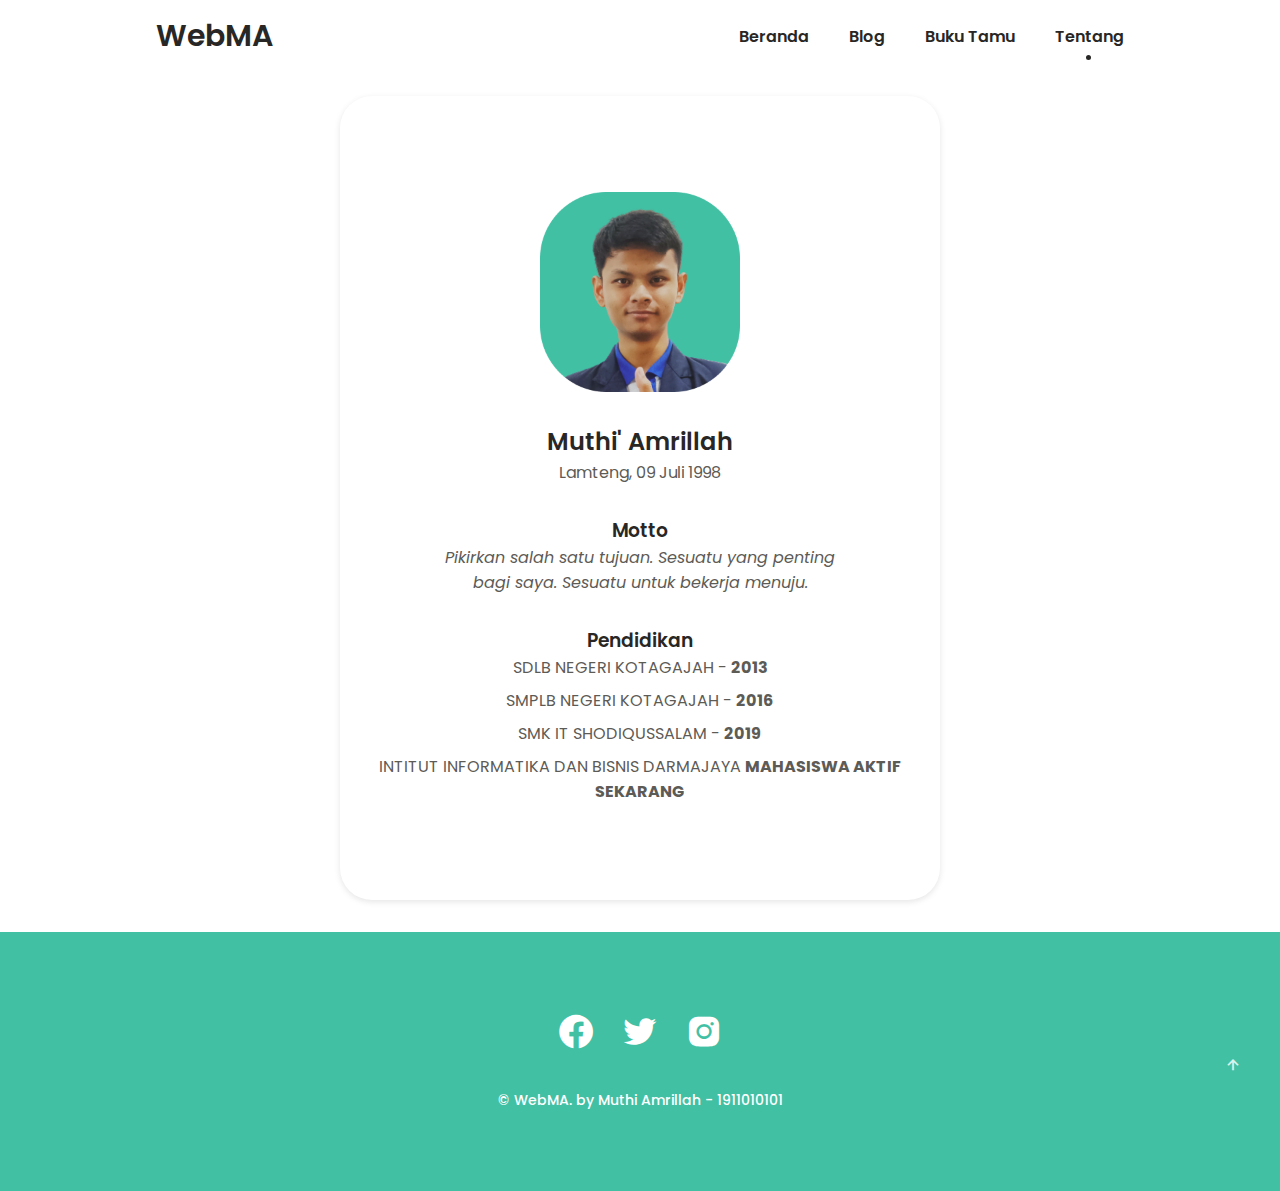
<file: tentang.html>
<!DOCTYPE html>
<html lang="en">
  <head>
    <meta charset="UTF-8" />
    <meta name="viewport" content="width=device-width, initial-scale=1.0" />

    <link rel="shortcut icon" href="assets/img/favicon.png" type="image/png" />

    <link
      rel="stylesheet"
      href="https://cdn.jsdelivr.net/npm/boxicons@latest/css/boxicons.min.css"
    />

    <link rel="stylesheet" href="assets/css/styles.css" />

    <title>Private Blog</title>
  </head>
  <body>
    <header class="header" id="header">
      <nav class="nav container">
        <a href="#" class="nav__logo">WebMA</a>

        <div class="nav__menu" id="nav-menu">
          <ul class="nav__list">
            <li class="nav__item">
              <a href="beranda.html" class="nav__link">Beranda</a>
            </li>
            <li class="nav__item">
              <a href="blog.html" class="nav__link">Blog</a>
            </li>
            <li class="nav__item">
              <a href="bukutamu.html" class="nav__link">Buku Tamu</a>
            </li>
            <li class="nav__item">
              <a href="tentang.html" class="nav__link active-link">Tentang</a>
            </li>
          </ul>
        </div>

        <div class="nav__toggle" id="nav-toggle">
          <i class="bx bx-grid-alt"></i>
        </div>
      </nav>
    </header>

    <main class="main">
      <section class="about section">
        <div class="about__container container grid">
          <div class="about__data">
            <img src="assets/img/img-user.png" alt="" class="picture__about" />
            <div class="about__group">
              <h2 class="about__name">Muthi' Amrillah</h2>
              <p class="name_desc">Lamteng, 09 Juli 1998</p>
              <p class="name_desc"></p>
            </div>
            <div class="about__group">
              <h3 class="about__motto">Motto</h3>
              <p class="about__description">
                <i
                  >Pikirkan salah satu tujuan. Sesuatu yang penting bagi saya.
                  Sesuatu untuk bekerja menuju.</i
                >
              </p>
            </div>
            <div class="about__group">
              <h3 class="about_education">Pendidikan</h3>
              <p class="history__data">
                SDLB NEGERI KOTAGAJAH - <strong>2013</strong> <br />
              </p>
              <p class="history__data">
                SMPLB NEGERI KOTAGAJAH - <strong>2016</strong> <br />
              </p>
              <p class="history__data">
                SMK IT SHODIQUSSALAM - <strong>2019</strong> <br />
              </p>
              <p class="history">
                INTITUT INFORMATIKA DAN BISNIS DARMAJAYA
                <strong>MAHASISWA AKTIF SEKARANG</strong>
              </p>
            </div>
          </div>
        </div>
      </section>
    </main>

    <footer class="footer footer__section">
      <div class="footer__container">
        <div class="footer__social">
          <a href="#" class="footer__social-link"
            ><i class="bx bxl-facebook-circle"></i
          ></a>
          <a href="#" class="footer__social-link"
            ><i class="bx bxl-twitter"></i
          ></a>
          <a href="#" class="footer__social-link"
            ><i class="bx bxl-instagram-alt"></i
          ></a>
        </div>
      </div>

      <p class="footer__copy">&#169; WebMA. by Muthi Amrillah - 1911010101</p>
    </footer>
    <a href="#" class="scrollup" id="scroll-up">
      <i class="bx bx-up-arrow-alt scrollup__icon"></i>
    </a>
    <script src="assets/js/main.js"></script>
  </body>
</html>
</file>
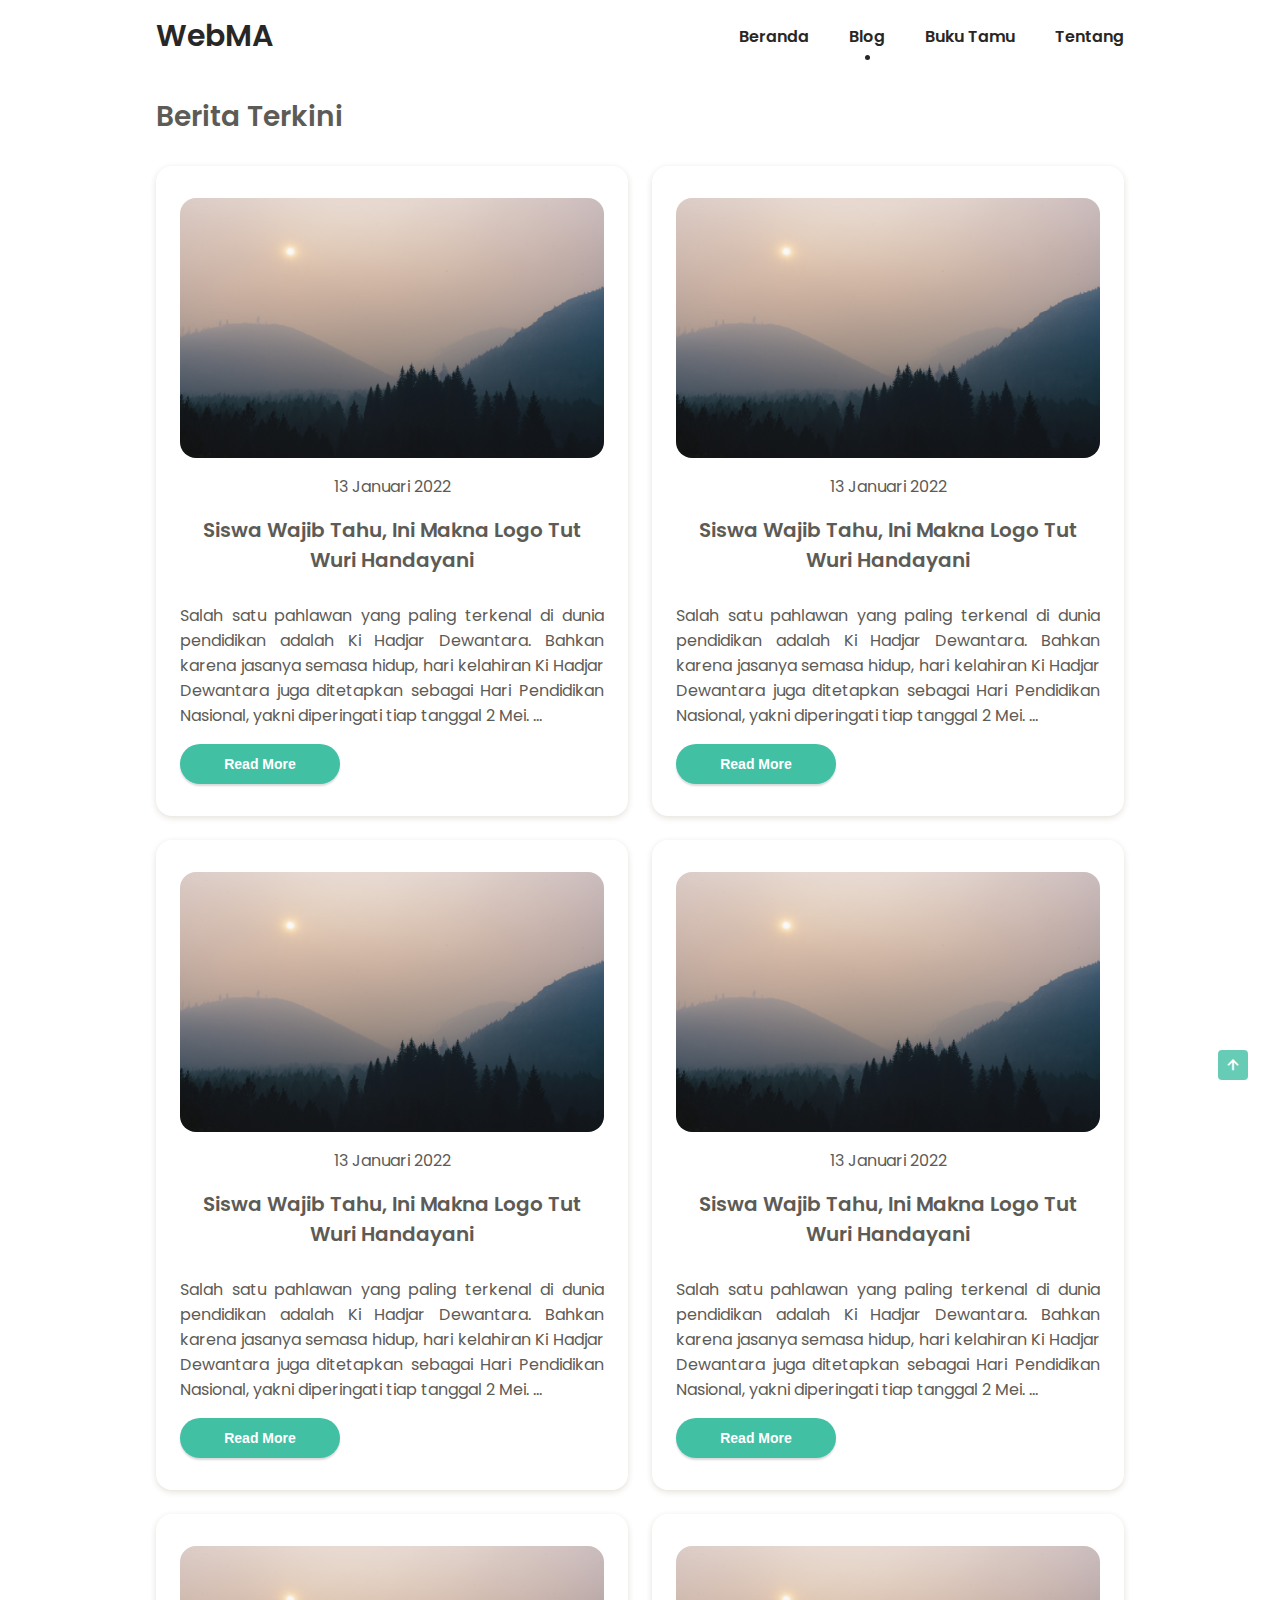
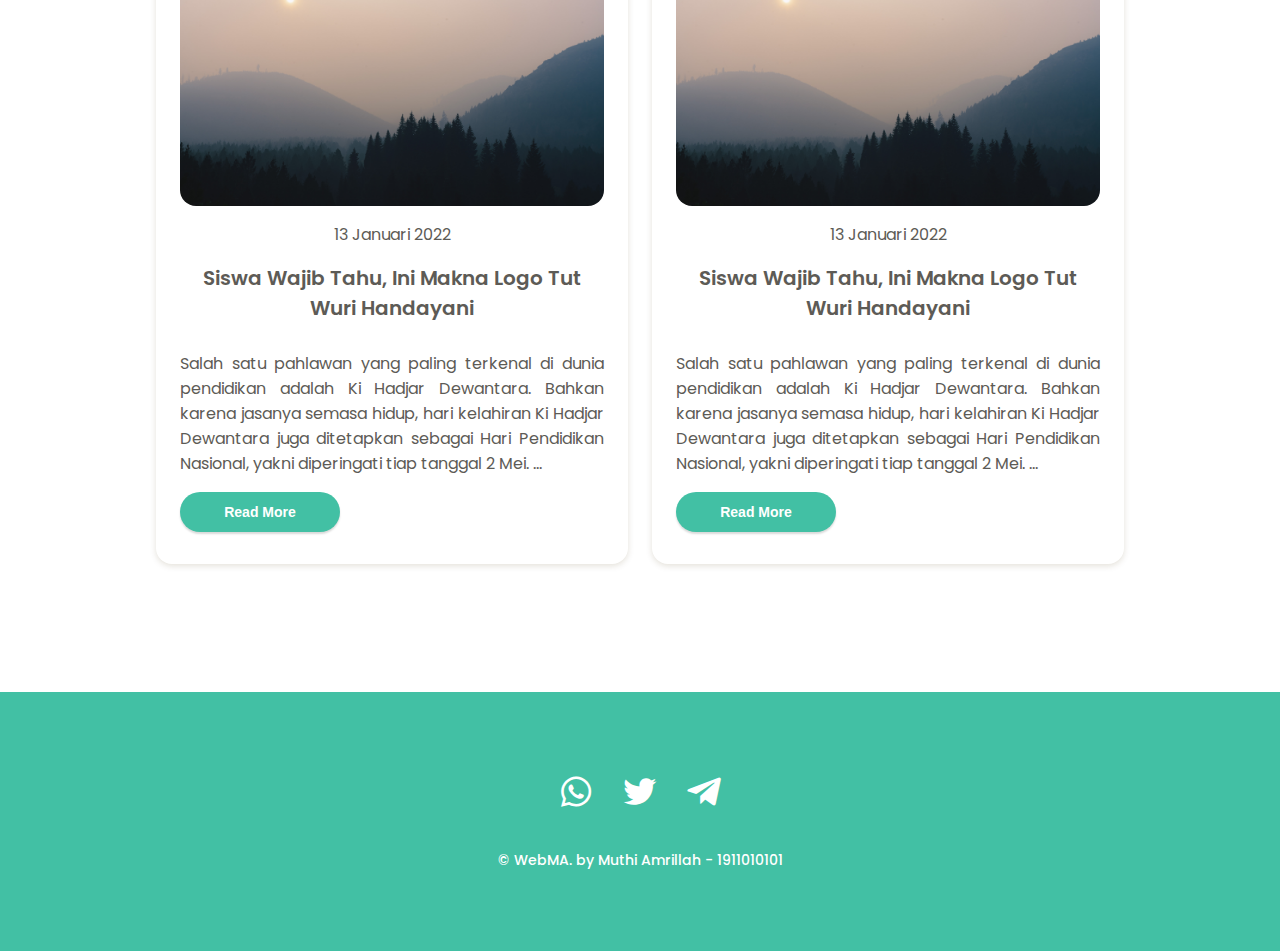
<file: public/blog.html>
<!DOCTYPE html>
<html lang="en">
  <head>
    <meta charset="UTF-8" />
    <meta name="viewport" content="width=device-width, initial-scale=1.0" />

    <link
      rel="shortcut icon"
      href="../assets/img/favicon.png"
      type="image/png"
    />

    <link
      rel="stylesheet"
      href="https://cdn.jsdelivr.net/npm/boxicons@latest/css/boxicons.min.css"
    />

    <link rel="stylesheet" href="../assets/css/styles.css" />

    <title>Private Blog</title>
  </head>
  <body>
    <header class="header" id="header">
      <nav class="nav container">
        <a href="../index.html" class="nav__logo">WebMA</a>

        <div class="nav__menu" id="nav-menu">
          <ul class="nav__list">
            <li class="nav__item">
              <a href="../index.html" class="nav__link">Beranda</a>
            </li>
            <li class="nav__item">
              <a href="blog.html" class="nav__link active-link">Blog</a>
            </li>
            <li class="nav__item">
              <a href="bukutamu.html" class="nav__link">Buku Tamu</a>
            </li>
            <li class="nav__item">
              <a href="tentang.html" class="nav__link">Tentang</a>
            </li>
          </ul>
        </div>

        <div class="nav__toggle" id="nav-toggle">
          <i class="bx bx-grid-alt"></i>
        </div>
      </nav>
    </header>

    <main class="main">
      <section class="blogger section blogger__section container">
        <div class="blogger__start">Berita Terkini</div>
        <div class="blogger__container grid">
          <div class="blogger__data">
            <img src="../assets/img/img-2.jpg" alt="" class="picture__blog" />
            <div class="calender__blog">13 Januari 2022</div>
            <div class="blogger__title">
              Siswa Wajib Tahu, Ini Makna Logo Tut Wuri Handayani
            </div>
            <div class="blogger__description">
              Salah satu pahlawan yang paling terkenal di dunia pendidikan
              adalah Ki Hadjar Dewantara. Bahkan karena jasanya semasa hidup,
              hari kelahiran Ki Hadjar Dewantara juga ditetapkan sebagai Hari
              Pendidikan Nasional, yakni diperingati tiap tanggal 2 Mei.
              <span id="dots">...</span
              ><span id="more"
                >Salah satu semboyan dari Ki Hadjar Dewantara yang masih
                diterapkan di bidang pendidikan hingga saat ini yakni Tut Wuri
                Handayani. Tahukah kamu bahwa logo Tut Wuri Handyani dari Ki
                Hadjar Dewantara ini juga memiliki sarat makna. Sebagai siswa
                Indonesia, kamu perlu tahu makna dari logo Tut Wuri Handayani
                yang biasa ada di seragam sekolahmu ini.</span
              >
            </div>
            <button
              type="button"
              id="read"
              onclick="read()"
              class="button read_btn"
            >
              Read More
            </button>
          </div>
          <div class="blogger__data">
            <img src="../assets/img/img-2.jpg" alt="" class="picture__blog" />
            <div class="calender__blog">13 Januari 2022</div>
            <div class="blogger__title">
              Siswa Wajib Tahu, Ini Makna Logo Tut Wuri Handayani
            </div>
            <div class="blogger__description">
              Salah satu pahlawan yang paling terkenal di dunia pendidikan
              adalah Ki Hadjar Dewantara. Bahkan karena jasanya semasa hidup,
              hari kelahiran Ki Hadjar Dewantara juga ditetapkan sebagai Hari
              Pendidikan Nasional, yakni diperingati tiap tanggal 2 Mei.
              <span id="dots">...</span
              ><span id="more"
                >Salah satu semboyan dari Ki Hadjar Dewantara yang masih
                diterapkan di bidang pendidikan hingga saat ini yakni Tut Wuri
                Handayani. Tahukah kamu bahwa logo Tut Wuri Handyani dari Ki
                Hadjar Dewantara ini juga memiliki sarat makna. Sebagai siswa
                Indonesia, kamu perlu tahu makna dari logo Tut Wuri Handayani
                yang biasa ada di seragam sekolahmu ini.</span
              >
            </div>
            <button
              type="button"
              id="read"
              onclick="read()"
              class="button read_btn"
            >
              Read More
            </button>
          </div>
          <div class="blogger__data">
            <img src="../assets/img/img-2.jpg" alt="" class="picture__blog" />
            <div class="calender__blog">13 Januari 2022</div>
            <div class="blogger__title">
              Siswa Wajib Tahu, Ini Makna Logo Tut Wuri Handayani
            </div>
            <div class="blogger__description">
              Salah satu pahlawan yang paling terkenal di dunia pendidikan
              adalah Ki Hadjar Dewantara. Bahkan karena jasanya semasa hidup,
              hari kelahiran Ki Hadjar Dewantara juga ditetapkan sebagai Hari
              Pendidikan Nasional, yakni diperingati tiap tanggal 2 Mei.
              <span id="dots">...</span
              ><span id="more"
                >Salah satu semboyan dari Ki Hadjar Dewantara yang masih
                diterapkan di bidang pendidikan hingga saat ini yakni Tut Wuri
                Handayani. Tahukah kamu bahwa logo Tut Wuri Handyani dari Ki
                Hadjar Dewantara ini juga memiliki sarat makna. Sebagai siswa
                Indonesia, kamu perlu tahu makna dari logo Tut Wuri Handayani
                yang biasa ada di seragam sekolahmu ini.</span
              >
            </div>
            <button
              type="button"
              id="read"
              onclick="read()"
              class="button read_btn"
            >
              Read More
            </button>
          </div>
          <div class="blogger__data">
            <img src="../assets/img/img-2.jpg" alt="" class="picture__blog" />
            <div class="calender__blog">13 Januari 2022</div>
            <div class="blogger__title">
              Siswa Wajib Tahu, Ini Makna Logo Tut Wuri Handayani
            </div>
            <div class="blogger__description">
              Salah satu pahlawan yang paling terkenal di dunia pendidikan
              adalah Ki Hadjar Dewantara. Bahkan karena jasanya semasa hidup,
              hari kelahiran Ki Hadjar Dewantara juga ditetapkan sebagai Hari
              Pendidikan Nasional, yakni diperingati tiap tanggal 2 Mei.
              <span id="dots">...</span
              ><span id="more"
                >Salah satu semboyan dari Ki Hadjar Dewantara yang masih
                diterapkan di bidang pendidikan hingga saat ini yakni Tut Wuri
                Handayani. Tahukah kamu bahwa logo Tut Wuri Handyani dari Ki
                Hadjar Dewantara ini juga memiliki sarat makna. Sebagai siswa
                Indonesia, kamu perlu tahu makna dari logo Tut Wuri Handayani
                yang biasa ada di seragam sekolahmu ini.</span
              >
            </div>
            <button
              type="button"
              id="read"
              onclick="read()"
              class="button read_btn"
            >
              Read More
            </button>
          </div>
          <div class="blogger__data">
            <img src="../assets/img/img-2.jpg" alt="" class="picture__blog" />
            <div class="calender__blog">13 Januari 2022</div>
            <div class="blogger__title">
              Siswa Wajib Tahu, Ini Makna Logo Tut Wuri Handayani
            </div>
            <div class="blogger__description">
              Salah satu pahlawan yang paling terkenal di dunia pendidikan
              adalah Ki Hadjar Dewantara. Bahkan karena jasanya semasa hidup,
              hari kelahiran Ki Hadjar Dewantara juga ditetapkan sebagai Hari
              Pendidikan Nasional, yakni diperingati tiap tanggal 2 Mei.
              <span id="dots">...</span
              ><span id="more"
                >Salah satu semboyan dari Ki Hadjar Dewantara yang masih
                diterapkan di bidang pendidikan hingga saat ini yakni Tut Wuri
                Handayani. Tahukah kamu bahwa logo Tut Wuri Handyani dari Ki
                Hadjar Dewantara ini juga memiliki sarat makna. Sebagai siswa
                Indonesia, kamu perlu tahu makna dari logo Tut Wuri Handayani
                yang biasa ada di seragam sekolahmu ini.</span
              >
            </div>
            <button
              type="button"
              id="read"
              onclick="read()"
              class="button read_btn"
            >
              Read More
            </button>
          </div>
          <div class="blogger__data">
            <img src="../assets/img/img-2.jpg" alt="" class="picture__blog" />
            <div class="calender__blog">13 Januari 2022</div>
            <div class="blogger__title">
              Siswa Wajib Tahu, Ini Makna Logo Tut Wuri Handayani
            </div>
            <div class="blogger__description">
              Salah satu pahlawan yang paling terkenal di dunia pendidikan
              adalah Ki Hadjar Dewantara. Bahkan karena jasanya semasa hidup,
              hari kelahiran Ki Hadjar Dewantara juga ditetapkan sebagai Hari
              Pendidikan Nasional, yakni diperingati tiap tanggal 2 Mei.
              <span id="dots">...</span
              ><span id="more"
                >Salah satu semboyan dari Ki Hadjar Dewantara yang masih
                diterapkan di bidang pendidikan hingga saat ini yakni Tut Wuri
                Handayani. Tahukah kamu bahwa logo Tut Wuri Handyani dari Ki
                Hadjar Dewantara ini juga memiliki sarat makna. Sebagai siswa
                Indonesia, kamu perlu tahu makna dari logo Tut Wuri Handayani
                yang biasa ada di seragam sekolahmu ini.</span
              >
            </div>
            <button
              type="button"
              id="read"
              onclick="read()"
              class="button read_btn"
            >
              Read More
            </button>
          </div>
        </div>
      </section>
    </main>

    <footer class="footer footer__section">
      <div class="footer__container">
        <div class="footer__social">
          <a href="https://wa.me/6282280028934" class="footer__social-link"
            ><i class="bx bxl-whatsapp"></i
          ></a>
          <a href="https://twitter.com/bdwithmutaka" class="footer__social-link"
            ><i class="bx bxl-twitter"></i
          ></a>
          <a href="https://t.me/mutakaa19" class="footer__social-link"
            ><i class="bx bxl-telegram"></i
          ></a>
        </div>
      </div>

      <p class="footer__copy">&#169; WebMA. by Muthi Amrillah - 1911010101</p>
    </footer>
    <a href="#" class="scrollup" id="scroll-up">
      <i class="bx bx-up-arrow-alt scrollup__icon"></i>
    </a>
    <script src="../assets/js/main.js"></script>
  </body>
</html>
</file>
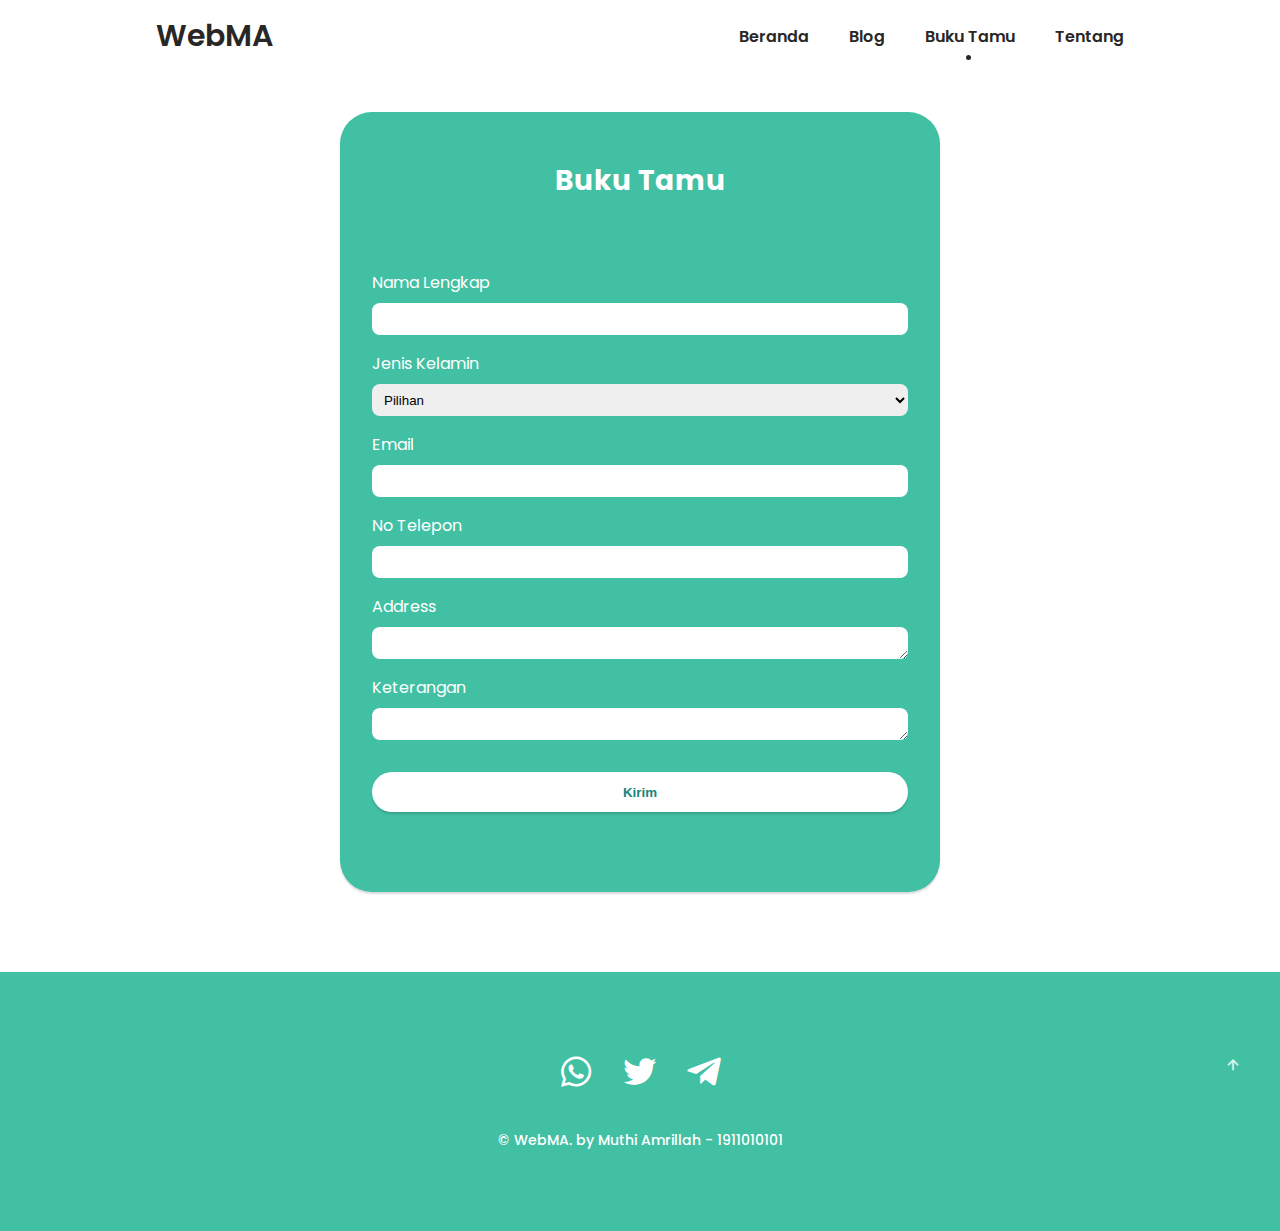
<file: public/bukutamu.html>
<!DOCTYPE html>
<html lang="en">
  <head>
    <meta charset="UTF-8" />
    <meta name="viewport" content="width=device-width, initial-scale=1.0" />

    <link
      rel="shortcut icon"
      href="../assets/img/favicon.png"
      type="image/png"
    />

    <link
      rel="stylesheet"
      href="https://cdn.jsdelivr.net/npm/boxicons@latest/css/boxicons.min.css"
    />

    <link rel="stylesheet" href="../assets/css/styles.css" />

    <title>Private Blog</title>
  </head>
  <body>
    <header class="header" id="header">
      <nav class="nav container">
        <a href="../index.html" class="nav__logo">WebMA</a>

        <div class="nav__menu" id="nav-menu">
          <ul class="nav__list">
            <li class="nav__item">
              <a href="../index.html" class="nav__link">Beranda</a>
            </li>
            <li class="nav__item">
              <a href="blog.html" class="nav__link">Blog</a>
            </li>
            <li class="nav__item">
              <a href="bukutamu.html" class="nav__link active-link"
                >Buku Tamu</a
              >
            </li>
            <li class="nav__item">
              <a href="tentang.html" class="nav__link">Tentang</a>
            </li>
          </ul>
        </div>

        <div class="nav__toggle" id="nav-toggle">
          <i class="bx bx-grid-alt"></i>
        </div>
      </nav>
    </header>

    <main class="main">
      <section class="book section">
        <div class="book__container container grid">
          <div class="book__center">Buku Tamu</div>
          <form action="" method="post" class="form">
            <div class="input__form">
              <label>Nama Lengkap</label>
              <input name="nama_lengkap" type="text" class="input" />
            </div>
            <div class="input__form">
              <label>Jenis Kelamin</label>
              <div class="custom_select">
                <select>
                  <option nama="jenis_kelamin" value="">Pilihan</option>
                  <option value="l">Laki-laki</option>
                  <option nama="jenis_kelamin" value="p">Perempuan</option>
                </select>
              </div>
            </div>
            <div class="input__form">
              <label>Email</label>
              <input name="email" type="text" class="input" />
            </div>
            <div class="input__form">
              <label>No Telepon</label>
              <input name="no_telepon" type="text" class="input" />
            </div>
            <div class="input__form">
              <label>Address</label>
              <textarea name="alamat" class="textarea"></textarea>
            </div>
            <div class="input__form">
              <label>Keterangan</label>
              <textarea nama="keterangan" class="textarea"></textarea>
            </div>
            <div class="input__form">
              <input type="submit" value="Kirim" class="button form_btn" />
            </div>
          </form>
        </div>
      </section>
    </main>

    <footer class="footer footer__section">
      <div class="footer__container">
        <div class="footer__social">
          <a href="https://wa.me/6282280028934" class="footer__social-link"
            ><i class="bx bxl-whatsapp"></i
          ></a>
          <a href="https://twitter.com/bdwithmutaka" class="footer__social-link"
            ><i class="bx bxl-twitter"></i
          ></a>
          <a href="https://t.me/mutakaa19" class="footer__social-link"
            ><i class="bx bxl-telegram"></i
          ></a>
        </div>
      </div>

      <p class="footer__copy">&#169; WebMA. by Muthi Amrillah - 1911010101</p>
    </footer>
    <a href="#" class="scrollup" id="scroll-up">
      <i class="bx bx-up-arrow-alt scrollup__icon"></i>
    </a>
    <script src="../assets/js/main.js"></script>
  </body>
</html>
</file>
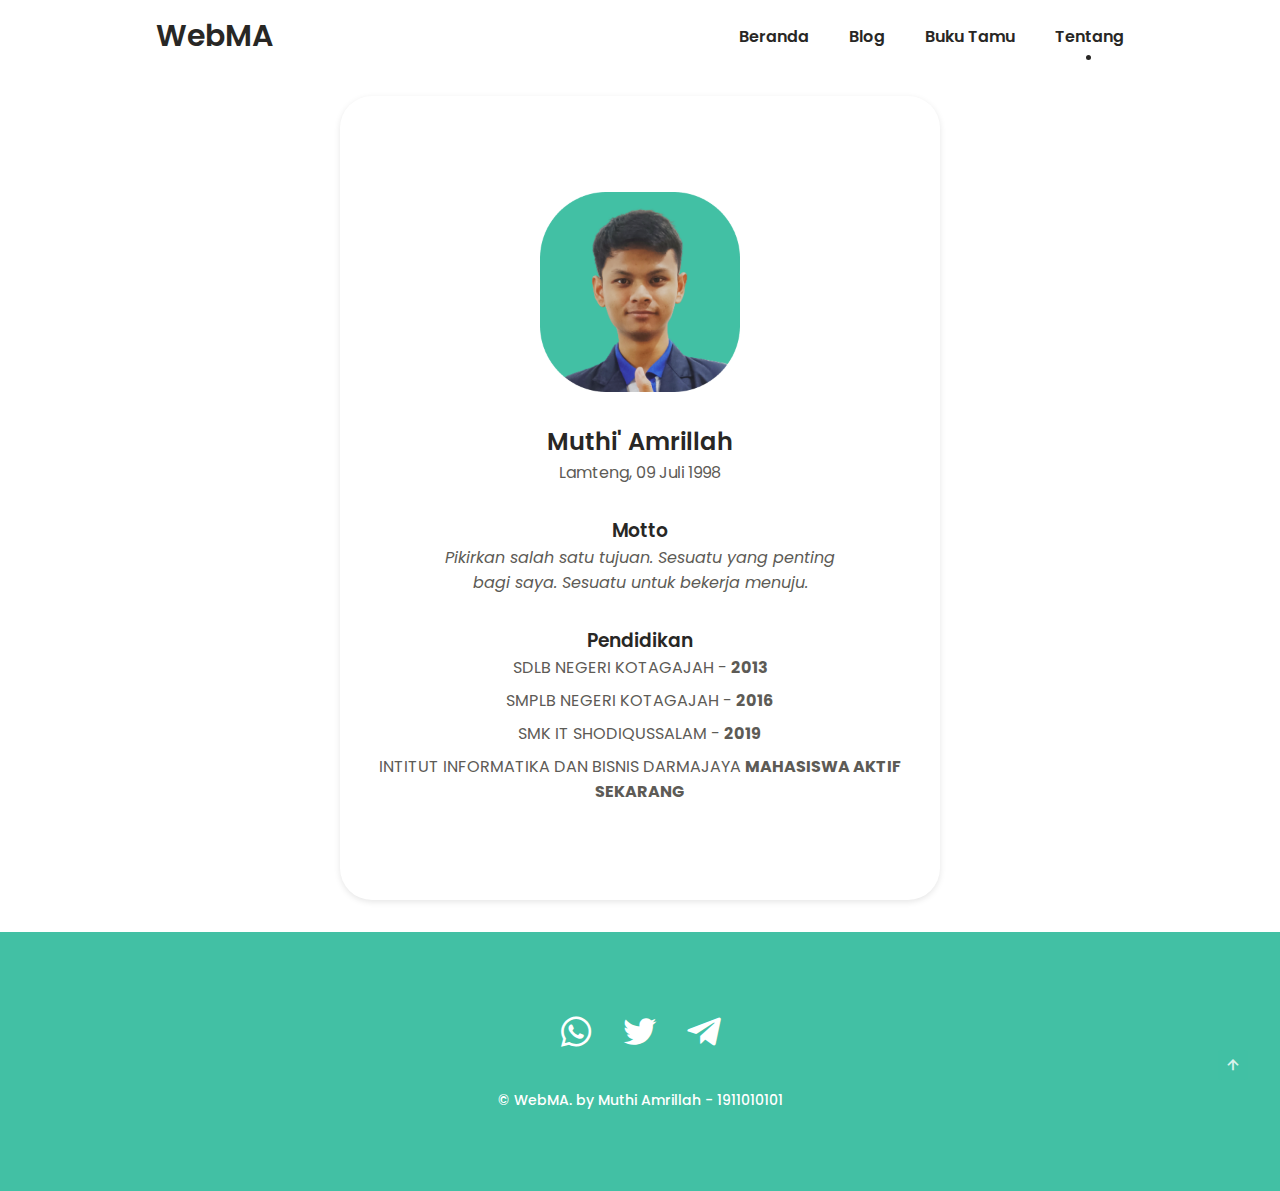
<file: public/tentang.html>
<!DOCTYPE html>
<html lang="en">
  <head>
    <meta charset="UTF-8" />
    <meta name="viewport" content="width=device-width, initial-scale=1.0" />

    <link
      rel="shortcut icon"
      href="../assets/img/favicon.png"
      type="image/png"
    />

    <link
      rel="stylesheet"
      href="https://cdn.jsdelivr.net/npm/boxicons@latest/css/boxicons.min.css"
    />

    <link rel="stylesheet" href="../assets/css/styles.css" />

    <title>Private Blog</title>
  </head>
  <body>
    <header class="header" id="header">
      <nav class="nav container">
        <a href="../index.html" class="nav__logo">WebMA</a>

        <div class="nav__menu" id="nav-menu">
          <ul class="nav__list">
            <li class="nav__item">
              <a href="../index.html" class="nav__link">Beranda</a>
            </li>
            <li class="nav__item">
              <a href="blog.html" class="nav__link">Blog</a>
            </li>
            <li class="nav__item">
              <a href="bukutamu.html" class="nav__link">Buku Tamu</a>
            </li>
            <li class="nav__item">
              <a href="tentang.html" class="nav__link active-link">Tentang</a>
            </li>
          </ul>
        </div>

        <div class="nav__toggle" id="nav-toggle">
          <i class="bx bx-grid-alt"></i>
        </div>
      </nav>
    </header>

    <main class="main">
      <section class="about section">
        <div class="about__container container grid">
          <div class="about__data">
            <img
              src="../assets/img/img-user.png"
              alt=""
              class="picture__about"
            />
            <div class="about__group">
              <h2 class="about__name">Muthi' Amrillah</h2>
              <p class="name_desc">Lamteng, 09 Juli 1998</p>
              <p class="name_desc"></p>
            </div>
            <div class="about__group">
              <h3 class="about__motto">Motto</h3>
              <p class="about__description">
                <i
                  >Pikirkan salah satu tujuan. Sesuatu yang penting bagi saya.
                  Sesuatu untuk bekerja menuju.</i
                >
              </p>
            </div>
            <div class="about__group">
              <h3 class="about_education">Pendidikan</h3>
              <p class="history__data">
                SDLB NEGERI KOTAGAJAH - <strong>2013</strong> <br />
              </p>
              <p class="history__data">
                SMPLB NEGERI KOTAGAJAH - <strong>2016</strong> <br />
              </p>
              <p class="history__data">
                SMK IT SHODIQUSSALAM - <strong>2019</strong> <br />
              </p>
              <p class="history">
                INTITUT INFORMATIKA DAN BISNIS DARMAJAYA
                <strong>MAHASISWA AKTIF SEKARANG</strong>
              </p>
            </div>
          </div>
        </div>
      </section>
    </main>

    <footer class="footer footer__section">
      <div class="footer__container">
        <div class="footer__social">
          <a href="https://wa.me/6282280028934" class="footer__social-link"
            ><i class="bx bxl-whatsapp"></i
          ></a>
          <a href="https://twitter.com/bdwithmutaka" class="footer__social-link"
            ><i class="bx bxl-twitter"></i
          ></a>
          <a href="https://t.me/mutakaa19" class="footer__social-link"
            ><i class="bx bxl-telegram"></i
          ></a>
        </div>
      </div>

      <p class="footer__copy">&#169; WebMA. by Muthi Amrillah - 1911010101</p>
    </footer>
    <a href="#" class="scrollup" id="scroll-up">
      <i class="bx bx-up-arrow-alt scrollup__icon"></i>
    </a>
    <script src="../assets/js/main.js"></script>
  </body>
</html>
</file>
<file: assets/css/styles.css>
/*=============== GOOGLE FONTS ===============*/
@import url('https://fonts.googleapis.com/css2?family=Poppins:wght@400;600;700&display=swap');
/*=============== VARIABLES CSS ===============*/
:root {
  --header-height: 3rem;
  /*========== Colors ==========*/
  --hue: 45;
  --sat: 98%;
  --first-color: #42c0a4;
  --first-color-light: hsl(var(--hue), var(--sat), 85%);
  --first-color-lighten: hsl(var(--hue), var(--sat), 80%);
  --first-color-alt: hsl(var(--hue), var(--sat), 53%);
  --title-color: hsl(var(--hue), 4%, 15%);
  --text-color: hsl(var(--hue), 4%, 35%);
  --text-color-light: hsl(var(--hue), 4%, 65%);
  --body-color: hsl(var(--hue), 0%, 100%);
  --container-color: #fff;
  --scroll-bar-color: hsl(var(--hue), 4%, 85%);
  --scroll-thumb-color: hsl(var(--hue), 4%, 75%);
  /*========== Font and typography ==========*/
  --body-font: 'Poppins', sans-serif;
  --biggest-font-size: 2rem;
  --h2-font-size: 1.25rem;
  --h3-font-size: 1.125rem;
  --normal-font-size: 0.938rem;
  --small-font-size: 0.813rem;
  --smaller-font-size: 0.75rem;
  /*========== Font weight ==========*/
  --font-semi-bold: 600;
  --font-bold: 700;
  /*========== Margenes ==========*/
  --mb-0-5: 0.5rem;
  --mb-0-75: 0.75rem;
  --mb-1: 1rem;
  --mb-1-5: 1.5rem;
  --mb-2: 2rem;
  /*========== z index ==========*/
  --z-tooltip: 10;
  --z-fixed: 100;
}

@media screen and (min-width: 968px) {
  :root {
    --biggest-font-size: 3rem;
    --h2-font-size: 1.75rem;
    --h3-font-size: 1.25rem;
    --normal-font-size: 1rem;
    --small-font-size: 0.875rem;
    --smaller-font-size: 0.813rem;
  }
}

/*=============== BASE ===============*/
*,
::before,
::after {
  box-sizing: border-box;
  padding: 0;
  margin: 0;
}

html {
  scroll-behavior: smooth;
}

body {
  margin: var(--header-height) 0 0 0;
  font-family: var(--body-font);
  font-size: var(--normal-font-size);
  background-color: var(--body-color);
  color: var(--text-color);
  transition: 0.5s;
}

h1,
h2,
h3 {
  font-weight: var(--font-semi-bold);
  color: var(--title-color);
  line-height: 1.5;
}

ul {
  list-style: none;
}

a {
  text-decoration: none;
}

img {
  max-width: 100%;
  height: auto;
}

/*=============== THEME ===============*/
/*========== Variables Dark theme ==========*/
body.dark-theme {
  --first-color-light: hsl(var(--hue), var(--sat), 75%);
  --title-color: hsl(var(--hue), 4%, 95%);
  --text-color: hsl(var(--hue), 4%, 80%);
  --body-color: hsl(var(--hue), 8%, 13%);
  --container-color: hsl(var(--hue), 8%, 16%);
  --scroll-bar-color: hsl(var(--hue), 4%, 32%);
  --scroll-thumb-color: hsl(var(--hue), 4%, 24%);
}

/*========== Button Dark/Light ==========*/
.change-theme {
  position: absolute;
  right: 1.5rem;
  top: 2.2rem;
  color: var(--title-color);
  font-size: 1.8rem;
  cursor: pointer;
}

.dark-theme .footer {
  background-color: var(--container-color);
}

/*=============== REUSABLE CSS CLASSES ===============*/
.section {
  padding: 4.5rem 0 1rem;
}

.section__title,
.section__title-center {
  font-size: var(--h2-font-size);
  color: var(--title-color);
  text-align: center;
  margin-bottom: var(--mb-1);
}

.svg__color {
  fill: var(--first-color);
}

.svg__blob {
  fill: var(--first-color-light);
}

.svg__img {
  width: 300px;
  justify-self: center;
}

/*=============== LAYOUT ===============*/
.container {
  max-width: 968px;
  margin-left: var(--mb-1-5);
  margin-right: var(--mb-1-5);
}

.grid {
  display: grid;
  gap: 1.5rem;
}

/*=============== HEADER ===============*/
.header {
  width: 100%;
  background-color: var(--body-color);
  position: fixed;
  top: 0;
  left: 0;
  z-index: var(--z-fixed);
  transition: 0.5s;
}

/*=============== NAV ===============*/
.nav {
  height: var(--header-height);
  display: flex;
  justify-content: space-between;
  align-items: center;
}

@media screen and (max-width: 767px) {
  .nav__menu {
    position: fixed;
    background-color: var(--container-color);
    box-shadow: 0 0 4px rgba(0, 0, 0, 0.1);
    padding: 2.5rem 0;
    width: 90%;
    top: -100%;
    left: 0;
    right: 0;
    margin: 0 auto;
    transition: 0.4s;
    border-radius: 2rem;
    z-index: var(--z-fixed);
  }
}

.nav__list {
  display: flex;
  flex-direction: column;
  align-items: center;
  row-gap: 1.5rem;
}

.nav__link,
.nav__logo,
.nav__toggle {
  color: var(--title-color);
  font-weight: var(--font-semi-bold);
}

.nav__logo {
  font-size: 1.875rem;
}

.nav__toggle {
  font-size: 1.3rem;
  cursor: pointer;
}

/* Show menu */
.show-menu {
  top: calc(var(--header-height) + 1rem);
}

/* Active link */
.active-link {
  position: relative;
}

.active-link::before {
  content: '';
  position: absolute;
  bottom: -0.75rem;
  left: 45%;
  width: 5px;
  height: 5px;
  background-color: var(--title-color);
  border-radius: 50%;
}

/* Change background header */
.scroll-header {
  box-shadow: 0 1px 4px rgba(0, 0, 0, 0.1);
}

/*=============== HOME ===============*/
.home__container {
  row-gap: 3rem;
  text-align: center;
}

.home__title {
  font-size: var(--biggest-font-size);
  font-weight: var(--font-bold);
  margin-bottom: var(--mb-0-75);
}

.home__description {
  font-size: 1.25rem;
  font-weight: 600;
  padding: 0 4rem;
  margin-bottom: var(--mb-2);
}

.blogger__container {
  padding-top: 1rem;
  margin-bottom: 6rem;
}

.blogger__start {
  font-size: var(--h2-font-size);
  font-weight: 600;
  margin-bottom: var(--mb-0-75);
}

.blogger__data {
  display: grid;
  row-gap: 1rem;
  background-color: var(--container-color);
  box-shadow: 0px 2px 6px hsla(var(--hue), 100%, 15%, 0.15);
  padding: 2rem 1.5rem;
  border-radius: 1rem;
  text-align: center;
}

.picture__blog {
  width: 100%;
  height: 260px;
  object-fit: fill;
  border-radius: 1rem;
}

.blogger__title {
  font-size: var(--h3-font-size);
  font-weight: 600;
  margin-bottom: var(--mb-0-75);
}

.blogger__description {
  text-align: justify;
}

.read_btn {
  display: grid;
  font-size: 0.875rem;
  max-width: 160px;
}

.read_btn_center {
  padding-top: -20rem;
  display: grid;
  justify-content: center;
}

#more {
  display: none;
}

/*=============== BUTTONS ===============*/
.button {
  display: inline-block;
  background-color: var(--first-color);
  color: #ffffff;
  padding: 0.75rem 1.5rem;
  border-radius: 3rem;
  font-weight: var(--font-semi-bold);
  transition: 0.3s;
  border: none;
  box-shadow: 0px 2px 2px rgba(0, 0, 0, 0.15);
}

.button:hover {
  background-color: #17857c;
}

.button__header {
  display: none;
}

.button-link {
  background: none;
  padding: 0;
  color: var(--title-color);
}

.button-link:hover {
  background-color: transparent;
}

.button-flex {
  display: inline-flex;
  align-items: center;
  column-gap: 0.25rem;
  padding: 0.75rem 1rem;
}

.button__icon {
  font-size: 1.5rem;
}

.book__container {
  max-width: 600px;
  padding: 3rem 0;
  border-radius: 2rem;
  background-color: #42c0a4;
  color: #ffffff;
  margin-top: 1rem;
  margin-bottom: 3rem;
  box-shadow: 0px 2px 2px rgba(0, 0, 0, 0.15);
}

.book__center {
  text-align: center;
  font-size: var(--h2-font-size);
  font-weight: var(--font-bold);
  margin-bottom: var(--mb-0-75);
}

.form {
  padding: 2rem;
  display: grid;
  gap: 1rem;
}

.form_btn {
  margin-top: 1rem;
  background-color: #ffffff;
  color: #17857c;
  height: 2.5rem;
}

.form_btn:hover {
  background-color: #17857c;
  color: #ffffff;
}

.input__form {
  display: grid;
  align-items: center;
}

.input__form label {
  margin-bottom: 0.5rem;
}

.input__form .custom_select .form .book__container,
input,
textarea,
select {
  padding: 0 0.5rem;
  border: none;
  outline: none;
  border-radius: 0.5rem;
  position: relative;
  width: 100%;
  height: 2rem;
}

.input__form .custom_select .form .book__container::before {
  content: '';
  position: absolute;
}

.about__container {
  max-width: 600px;
  padding: 6rem 2rem;
  justify-items: center;
  background-color: #fff;
  border-radius: 2rem;
  box-shadow: 0px 2px 6px rgba(0, 0, 0, 0.1);
}

.about__data {
  display: grid;
  justify-items: center;
  gap: 2rem;
}

.picture__about {
  justify-items: center;
  top: 1rem;
  width: 200px;
}

.about__group {
  text-align: center;
}

.about__description {
  max-width: 400px;
}

.history__data {
  margin-bottom: 0.5rem;
}

.footer {
  background-color: var(--first-color);
}

.footer__section {
  padding: 5rem;
}

.footer__logo {
  font-weight: var(--font-semi-bold);
  color: var(--title-color);
  font-size: var(--h3-font-size);
}

.footer__social {
  display: flex;
  justify-content: center;
  text-align: center;
  column-gap: 1.5rem;
  margin-bottom: -4rem;
}

.footer__social i {
  font-size: 2.5rem;
}

.footer__social-link {
  color: #ffffff;
}

.footer__copy {
  margin-top: 6rem;
  text-align: center;
  font-size: 0.875rem;
  font-weight: 500;
  color: #ffffff;
}

/*=============== SCROLL UP ===============*/
.scrollup {
  position: fixed;
  background: var(--first-color);
  right: 1rem;
  bottom: -20%;
  display: inline-flex;
  padding: 0.3rem;
  border-radius: 0.25rem;
  z-index: var(--z-tooltip);
  opacity: 0.8;
  transition: 0.4s;
}

.scrollup:hover {
  background-color: var(--first-color);
  opacity: 1;
}

.scrollup__icon {
  font-size: 1.25rem;
  color: #ffffff;
}

/* Show Scroll Up*/
.show-scroll {
  bottom: 3rem;
}

/*=============== SCROLL BAR ===============*/
::-webkit-scrollbar {
  width: 0.6rem;
  border-radius: 0.5rem;
  background-color: var(--scroll-bar-color);
}

::-webkit-scrollbar-thumb {
  background-color: var(--scroll-thumb-color);
  border-radius: 0.5rem;
}

::-webkit-scrollbar-thumb:hover {
  background-color: var(--text-color-light);
}

/*=============== MEDIA QUERIES ===============*/
/* For small devices */
@media screen and (max-width: 360px) {
  .svg__img {
    width: 100%;
  }
  .section {
    padding: 3.5rem 0 1rem;
  }
  .services__img {
    width: 100px;
  }
  .app__buttons {
    grid-template-columns: max-content;
  }
}

/* For medium devices */
@media screen and (min-width: 576px) {
  .svg__img {
    width: 100%;
  }
  .section__title-center {
    text-align: initial;
  }
  .home__container,
  .blogger__container,
  .footer__container {
    grid-template-columns: repeat(2, 1fr);
  }
  .home__img {
    order: 1;
  }
  .home__container,
  .blogger__container {
    align-items: center;
  }
}

@media screen and (min-width: 767px) {
  body {
    margin: 0;
  }
  .section {
    padding: 6rem 0 2rem;
  }
  .nav {
    height: calc(var(--header-height) + 1.5rem);
  }
  .nav__list {
    flex-direction: row;
    column-gap: 2.5rem;
  }
  .nav__toggle {
    display: none;
  }
  .change-theme {
    position: initial;
  }
  .home__container {
    padding: 6rem 0 2rem;
  }
  .app__buttons {
    justify-content: initial;
  }
}

/* For large devices */
@media screen and (min-width: 968px) {
  .button__header {
    display: block;
  }
  .svg__img {
    width: 470px;
  }
  .footer__social-link {
    font-size: 1.45rem;
  }
}

@media screen and (min-width: 1024px) {
  .container {
    margin-left: auto;
    margin-right: auto;
  }
  .footer__container {
    column-gap: 3rem;
  }
  .scrollup {
    right: 2rem;
  }
}
</file>
